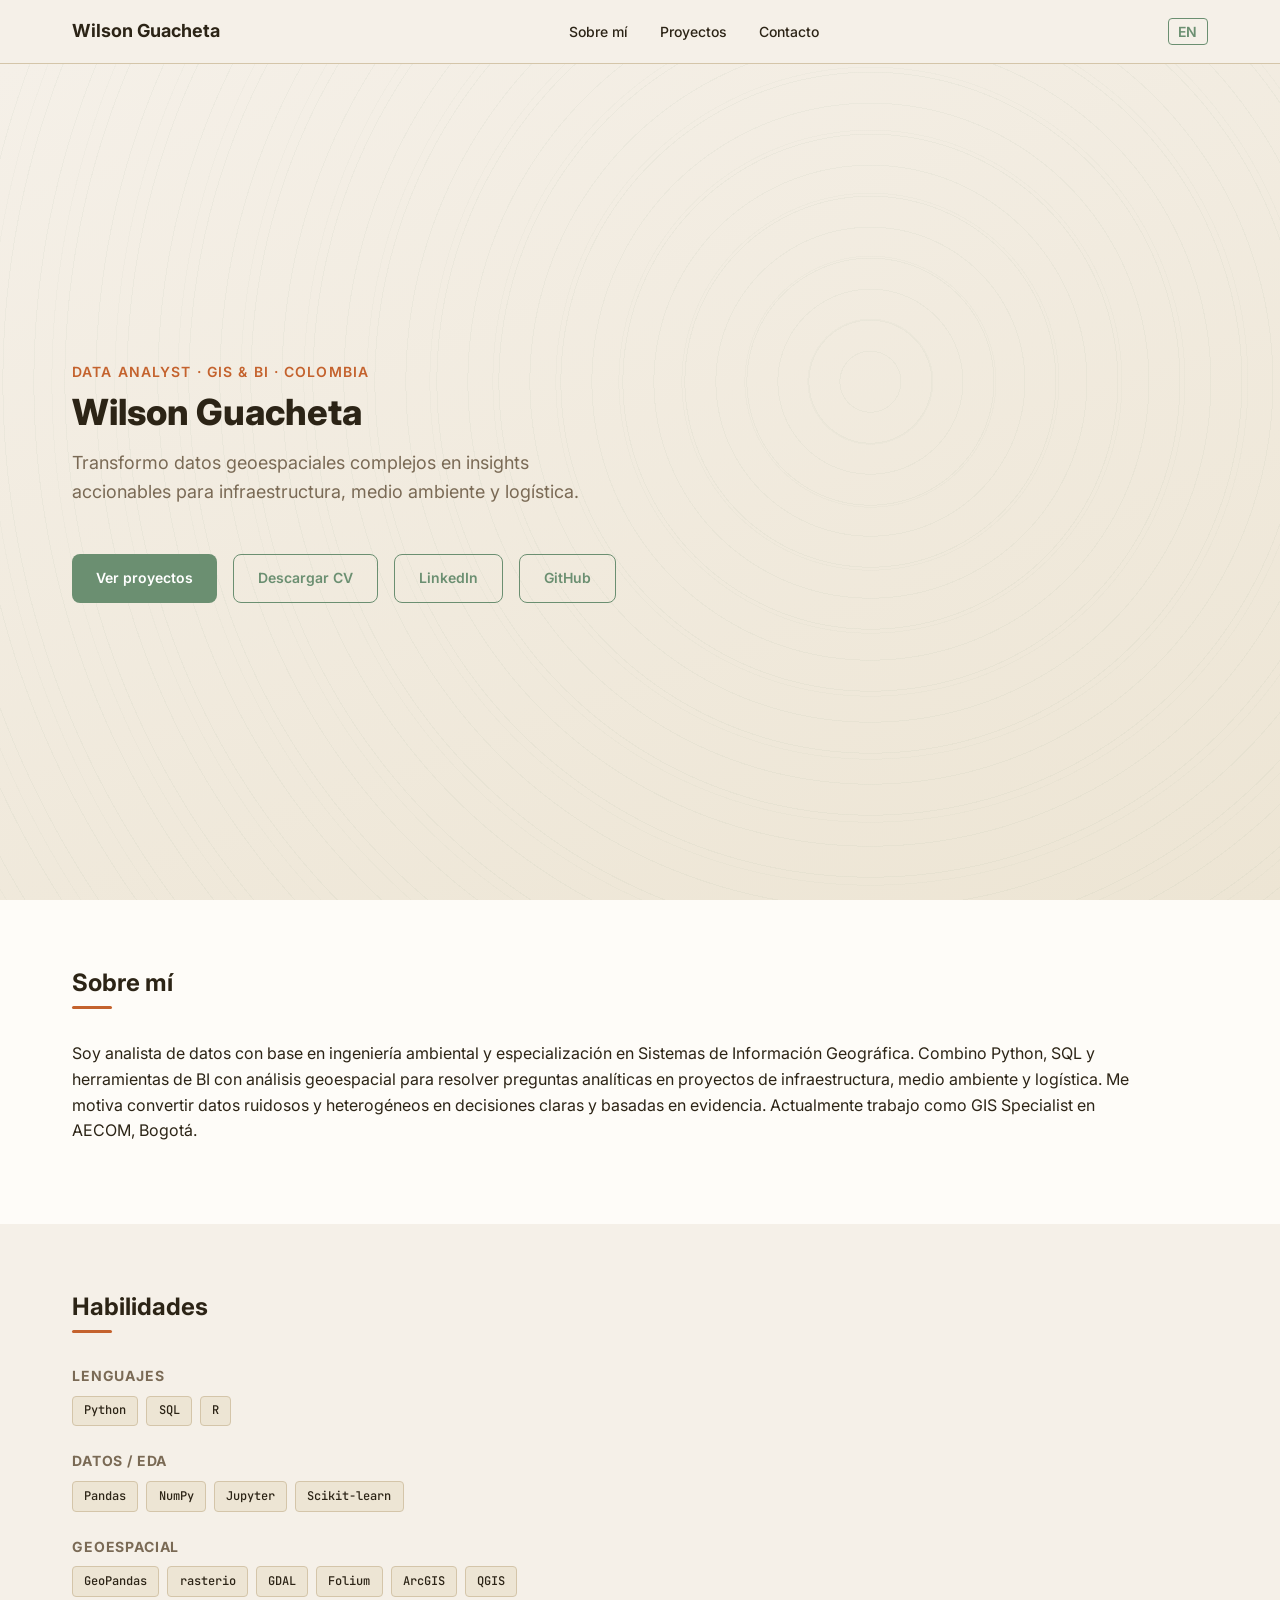
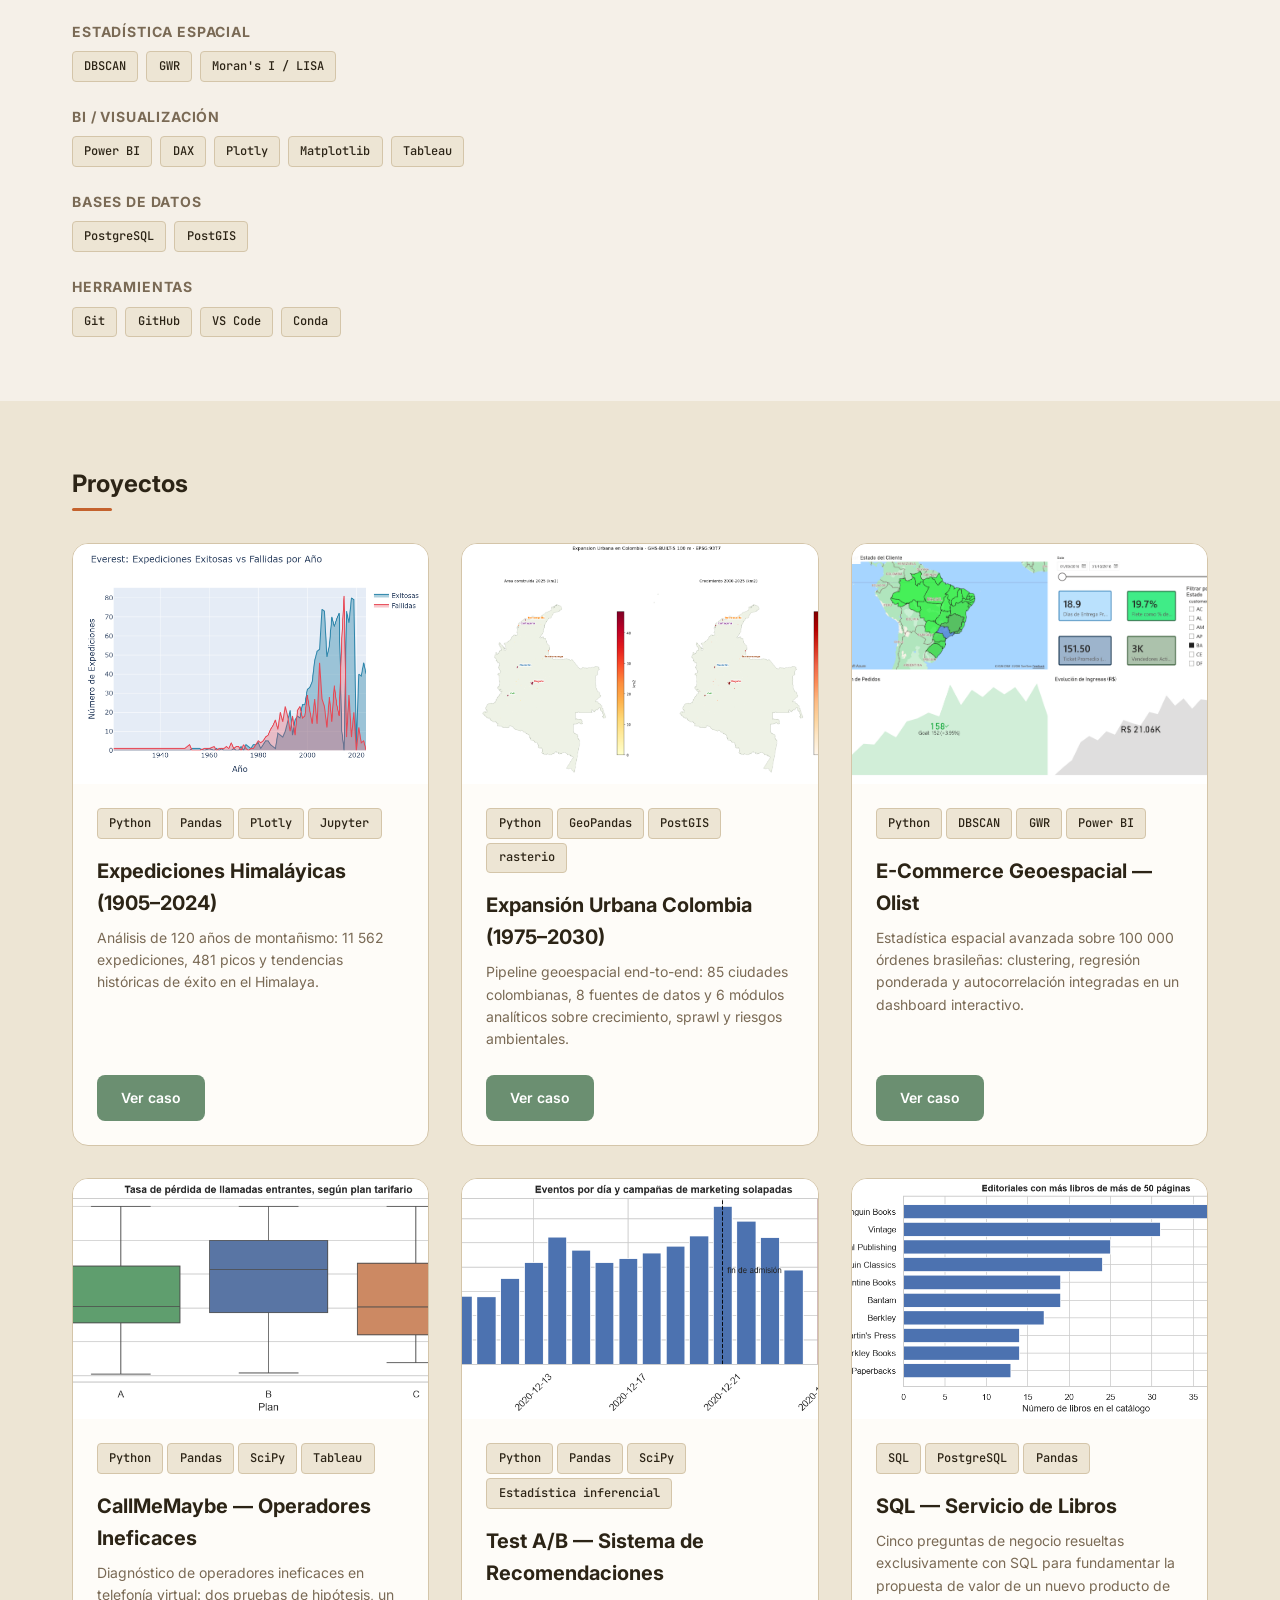
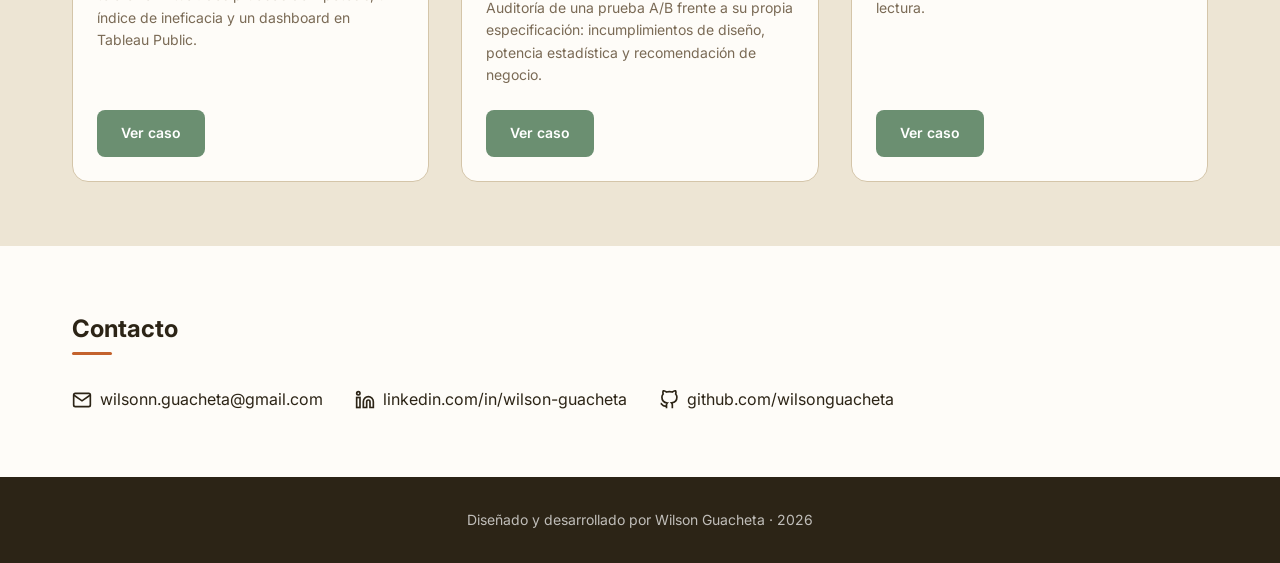
<file: index.html>
<!DOCTYPE html>
<html lang="es">
<head>
  <meta charset="UTF-8" />
  <meta name="viewport" content="width=device-width, initial-scale=1.0" />
  <meta name="description" content="Wilson Guacheta — Data Analyst especializado en GIS, análisis geoespacial, Python y Power BI. Bogotá, Colombia." />
  <title>Wilson Guacheta — Data Analyst</title>

  <!-- Fonts -->
  <link rel="preconnect" href="https://fonts.googleapis.com" />
  <link rel="preconnect" href="https://fonts.gstatic.com" crossorigin />
  <link href="https://fonts.googleapis.com/css2?family=Inter:wght@400;500;600;700;800&family=JetBrains+Mono:wght@400;500&display=swap" rel="stylesheet" />

  <!-- Styles -->
  <link rel="stylesheet" href="assets/css/styles.css" />
</head>
<body>

  <a href="#hero" class="skip-link">Saltar al contenido</a>

  <!-- ======================================================
       NAVIGATION
  ======================================================= -->
  <nav class="nav" id="main-nav" aria-label="Navegación principal">
    <div class="container nav__inner">
      <a href="#hero" class="nav__logo">Wilson Guacheta</a>

      <ul class="nav__links" role="list">
        <li><a href="#about"    data-i18n="nav.about">Sobre mí</a></li>
        <li><a href="#projects" data-i18n="nav.projects">Proyectos</a></li>
        <li><a href="#contact"  data-i18n="nav.contact">Contacto</a></li>
      </ul>

      <div class="nav__actions">
        <button id="lang-toggle" aria-label="Switch language">EN</button>
        <button class="nav__hamburger" id="nav-hamburger" aria-expanded="false" aria-label="Abrir menú">
          <span></span><span></span><span></span>
        </button>
      </div>
    </div>
  </nav>

  <main>

    <!-- ====================================================
         HERO
    ===================================================== -->
    <section class="hero" id="hero">
      <div class="container">
        <div class="hero__content">
          <p class="hero__eyebrow" data-i18n="hero.eyebrow">Data Analyst · GIS &amp; BI · Colombia</p>
          <h1 class="hero__title" data-i18n="hero.title">Wilson Guacheta</h1>
          <p class="hero__subtitle" data-i18n="hero.subtitle">Transformo datos geoespaciales complejos en insights accionables para infraestructura, medio ambiente y logística.</p>
          <div class="hero__cta">
            <a href="#projects" class="btn btn--primary" data-i18n="hero.cta.projects">Ver proyectos</a>
            <a href="cv/Data_Analyst_Wilson_Guacheta.pdf" class="btn btn--outline" download data-i18n="hero.cta.cv">Descargar CV</a>
            <a href="https://linkedin.com/in/wilson-guacheta" class="btn btn--outline" target="_blank" rel="noopener">LinkedIn</a>
            <a href="https://github.com/wilsonguacheta" class="btn btn--outline" target="_blank" rel="noopener">GitHub</a>
          </div>
        </div>
      </div>
    </section>

    <!-- ====================================================
         ABOUT
    ===================================================== -->
    <section class="about" id="about">
      <div class="container">
        <h2 class="section-title" data-i18n="about.title">Sobre mí</h2>
        <div class="about__grid">
          <div class="about__text">
            <p data-i18n="about.body">Soy analista de datos con base en ingeniería ambiental y especialización en Sistemas de Información Geográfica. Combino Python, SQL y herramientas de BI con análisis geoespacial para resolver preguntas analíticas en proyectos de infraestructura, medio ambiente y logística. Me motiva convertir datos ruidosos y heterogéneos en decisiones claras y basadas en evidencia. Actualmente trabajo como GIS Specialist en AECOM, Bogotá.</p>
          </div>
        </div>
      </div>
    </section>

    <!-- ====================================================
         SKILLS
    ===================================================== -->
    <section class="skills" id="skills">
      <div class="container">
        <h2 class="section-title" data-i18n="skills.title">Habilidades</h2>
        <div class="skills__groups">

          <div>
            <p class="skills__group-title" data-i18n="skills.group.languages">Lenguajes</p>
            <div class="badge-group">
              <span class="badge">Python</span>
              <span class="badge">SQL</span>
              <span class="badge">R</span>
            </div>
          </div>

          <div>
            <p class="skills__group-title" data-i18n="skills.group.data">Datos / EDA</p>
            <div class="badge-group">
              <span class="badge">Pandas</span>
              <span class="badge">NumPy</span>
              <span class="badge">Jupyter</span>
              <span class="badge">Scikit-learn</span>
            </div>
          </div>

          <div>
            <p class="skills__group-title" data-i18n="skills.group.geo">Geoespacial</p>
            <div class="badge-group">
              <span class="badge">GeoPandas</span>
              <span class="badge">rasterio</span>
              <span class="badge">GDAL</span>
              <span class="badge">Folium</span>
              <span class="badge">ArcGIS</span>
              <span class="badge">QGIS</span>
            </div>
          </div>

          <div>
            <p class="skills__group-title" data-i18n="skills.group.stats">Estadística espacial</p>
            <div class="badge-group">
              <span class="badge">DBSCAN</span>
              <span class="badge">GWR</span>
              <span class="badge">Moran's I / LISA</span>
            </div>
          </div>

          <div>
            <p class="skills__group-title" data-i18n="skills.group.bi">BI / Visualización</p>
            <div class="badge-group">
              <span class="badge">Power BI</span>
              <span class="badge">DAX</span>
              <span class="badge">Plotly</span>
              <span class="badge">Matplotlib</span>
              <span class="badge">Tableau</span>
            </div>
          </div>

          <div>
            <p class="skills__group-title" data-i18n="skills.group.db">Bases de datos</p>
            <div class="badge-group">
              <span class="badge">PostgreSQL</span>
              <span class="badge">PostGIS</span>
            </div>
          </div>

          <div>
            <p class="skills__group-title" data-i18n="skills.group.tools">Herramientas</p>
            <div class="badge-group">
              <span class="badge">Git</span>
              <span class="badge">GitHub</span>
              <span class="badge">VS Code</span>
              <span class="badge">Conda</span>
            </div>
          </div>

        </div>
      </div>
    </section>

    <!-- ====================================================
         PROJECTS
    ===================================================== -->
    <section class="projects" id="projects">
      <div class="container">
        <h2 class="section-title" data-i18n="projects.title">Proyectos</h2>
        <div class="projects__grid">

          <!-- Card 1 — Himalayan Climbing -->
          <article class="card">
            <img
              src="assets/img/p1/everest_timeline.png"
              alt="Gráfico de área apilada mostrando expediciones exitosas y fallidas al Everest por año, 1921–2024"
              class="card__img"
              width="400" height="200"
              loading="lazy"
            />
            <div class="card__body">
              <div class="card__tags">
                <span class="badge">Python</span>
                <span class="badge">Pandas</span>
                <span class="badge">Plotly</span>
                <span class="badge">Jupyter</span>
              </div>
              <h3 class="card__title" data-i18n="p1.title">Expediciones Himaláyicas (1905–2024)</h3>
              <p class="card__desc" data-i18n="p1.desc">Análisis de 120 años de montañismo: 11 562 expediciones, 481 picos y tendencias históricas de éxito en el Himalaya.</p>
              <div class="card__footer">
                <a href="projects/proyecto-1.html" class="btn btn--primary" data-i18n="projects.cta">Ver caso</a>
              </div>
            </div>
          </article>

          <!-- Card 2 — Urban Growth Colombia -->
          <article class="card">
            <img
              src="assets/img/p2/mapa1_crecimiento_urbano.png"
              alt="Mapa de Colombia con polígonos de 85 ciudades coloreados por área urbana construida en 2025"
              class="card__img"
              width="400" height="200"
              loading="lazy"
            />
            <div class="card__body">
              <div class="card__tags">
                <span class="badge">Python</span>
                <span class="badge">GeoPandas</span>
                <span class="badge">PostGIS</span>
                <span class="badge">rasterio</span>
              </div>
              <h3 class="card__title" data-i18n="p2.title">Expansión Urbana Colombia (1975–2030)</h3>
              <p class="card__desc" data-i18n="p2.desc">Pipeline geoespacial end-to-end: 85 ciudades colombianas, 8 fuentes de datos y 6 módulos analíticos sobre crecimiento, sprawl y riesgos ambientales.</p>
              <div class="card__footer">
                <a href="projects/proyecto-2.html" class="btn btn--primary" data-i18n="projects.cta">Ver caso</a>
              </div>
            </div>
          </article>

          <!-- Card 3 — Olist -->
          <article class="card">
            <img
              src="assets/img/p3/Dashboard_p1.png"
              alt="Dashboard de Power BI con mapa de Brasil, KPIs de órdenes y análisis de flujos origen-destino"
              class="card__img"
              width="400" height="200"
              loading="lazy"
            />
            <div class="card__body">
              <div class="card__tags">
                <span class="badge">Python</span>
                <span class="badge">DBSCAN</span>
                <span class="badge">GWR</span>
                <span class="badge">Power BI</span>
              </div>
              <h3 class="card__title" data-i18n="p3.title">E-Commerce Geoespacial — Olist</h3>
              <p class="card__desc" data-i18n="p3.desc">Estadística espacial avanzada sobre 100 000 órdenes brasileñas: clustering, regresión ponderada y autocorrelación integradas en un dashboard interactivo.</p>
              <div class="card__footer">
                <a href="projects/proyecto-3.html" class="btn btn--primary" data-i18n="projects.cta">Ver caso</a>
              </div>
            </div>
          </article>

          <!-- Card 4 — CallMeMaybe -->
          <article class="card">
            <img
              src="assets/img/p4/fig_44.png"
              alt="Diagrama de caja de la tasa de pérdida de llamadas entrantes según plan tarifario, mostrando al plan B con la mediana más alta"
              class="card__img"
              width="400" height="200"
              loading="lazy"
            />
            <div class="card__body">
              <div class="card__tags">
                <span class="badge">Python</span>
                <span class="badge">Pandas</span>
                <span class="badge">SciPy</span>
                <span class="badge">Tableau</span>
              </div>
              <h3 class="card__title" data-i18n="p4.title">CallMeMaybe — Operadores Ineficaces</h3>
              <p class="card__desc" data-i18n="p4.desc">Diagnóstico de operadores ineficaces en telefonía virtual: dos pruebas de hipótesis, un índice de ineficacia y un dashboard en Tableau Public.</p>
              <div class="card__footer">
                <a href="projects/proyecto-4.html" class="btn btn--primary" data-i18n="projects.cta">Ver caso</a>
              </div>
            </div>
          </article>

          <!-- Card 5 — Test A/B recomendaciones -->
          <article class="card">
            <img
              src="assets/img/p5/fig_10.png"
              alt="Gráfico de barras de eventos diarios de la prueba A/B con la región de una campaña de marketing navideña resaltada, solapada con el período de la prueba"
              class="card__img"
              width="400" height="200"
              loading="lazy"
            />
            <div class="card__body">
              <div class="card__tags">
                <span class="badge">Python</span>
                <span class="badge">Pandas</span>
                <span class="badge">SciPy</span>
                <span class="badge">Estadística inferencial</span>
              </div>
              <h3 class="card__title" data-i18n="p5.title">Test A/B — Sistema de Recomendaciones</h3>
              <p class="card__desc" data-i18n="p5.desc">Auditoría de una prueba A/B frente a su propia especificación: incumplimientos de diseño, potencia estadística y recomendación de negocio.</p>
              <div class="card__footer">
                <a href="projects/proyecto-5.html" class="btn btn--primary" data-i18n="projects.cta">Ver caso</a>
              </div>
            </div>
          </article>

          <!-- Card 6 — SQL servicio de libros -->
          <article class="card">
            <img
              src="assets/img/p6/fig_20.png"
              alt="Gráfico de barras horizontales de las diez editoriales con más libros de más de 50 páginas, encabezado por Penguin Books"
              class="card__img"
              width="400" height="200"
              loading="lazy"
            />
            <div class="card__body">
              <div class="card__tags">
                <span class="badge">SQL</span>
                <span class="badge">PostgreSQL</span>
                <span class="badge">Pandas</span>
              </div>
              <h3 class="card__title" data-i18n="p6.title">SQL — Servicio de Libros</h3>
              <p class="card__desc" data-i18n="p6.desc">Cinco preguntas de negocio resueltas exclusivamente con SQL para fundamentar la propuesta de valor de un nuevo producto de lectura.</p>
              <div class="card__footer">
                <a href="projects/proyecto-6.html" class="btn btn--primary" data-i18n="projects.cta">Ver caso</a>
              </div>
            </div>
          </article>

        </div>
      </div>
    </section>

    <!-- ====================================================
         CONTACT
    ===================================================== -->
    <section class="contact" id="contact">
      <div class="container">
        <h2 class="section-title" data-i18n="contact.title">Contacto</h2>
        <div class="contact__links">

          <a href="mailto:wilsonn.guacheta@gmail.com" class="contact__item">
            <svg class="contact__icon" xmlns="http://www.w3.org/2000/svg" viewBox="0 0 24 24" fill="none" stroke="currentColor" stroke-width="2" aria-hidden="true">
              <path d="M4 4h16c1.1 0 2 .9 2 2v12c0 1.1-.9 2-2 2H4c-1.1 0-2-.9-2-2V6c0-1.1.9-2 2-2z"/><polyline points="22,6 12,13 2,6"/>
            </svg>
            wilsonn.guacheta@gmail.com
          </a>

          <a href="https://linkedin.com/in/wilson-guacheta" class="contact__item" target="_blank" rel="noopener">
            <svg class="contact__icon" xmlns="http://www.w3.org/2000/svg" viewBox="0 0 24 24" fill="none" stroke="currentColor" stroke-width="2" aria-hidden="true">
              <path d="M16 8a6 6 0 0 1 6 6v7h-4v-7a2 2 0 0 0-2-2 2 2 0 0 0-2 2v7h-4v-7a6 6 0 0 1 6-6z"/><rect x="2" y="9" width="4" height="12"/><circle cx="4" cy="4" r="2"/>
            </svg>
            linkedin.com/in/wilson-guacheta
          </a>

          <a href="https://github.com/wilsonguacheta" class="contact__item" target="_blank" rel="noopener">
            <svg class="contact__icon" xmlns="http://www.w3.org/2000/svg" viewBox="0 0 24 24" fill="none" stroke="currentColor" stroke-width="2" aria-hidden="true">
              <path d="M9 19c-5 1.5-5-2.5-7-3m14 6v-3.87a3.37 3.37 0 0 0-.94-2.61c3.14-.35 6.44-1.54 6.44-7A5.44 5.44 0 0 0 20 4.77 5.07 5.07 0 0 0 19.91 1S18.73.65 16 2.48a13.38 13.38 0 0 0-7 0C6.27.65 5.09 1 5.09 1A5.07 5.07 0 0 0 5 4.77a5.44 5.44 0 0 0-1.5 3.78c0 5.42 3.3 6.61 6.44 7A3.37 3.37 0 0 0 9 18.13V22"/>
            </svg>
            github.com/wilsonguacheta
          </a>

        </div>
      </div>
    </section>

  </main>

  <!-- ========================================================
       FOOTER
  ========================================================= -->
  <footer class="footer">
    <div class="container">
      <p>
        <span data-i18n="footer.copy">Diseñado y desarrollado por Wilson Guacheta</span> ·
        <span id="year"></span>
      </p>
    </div>
  </footer>

  <script src="assets/js/main.js"></script>
</body>
</html>
</file>
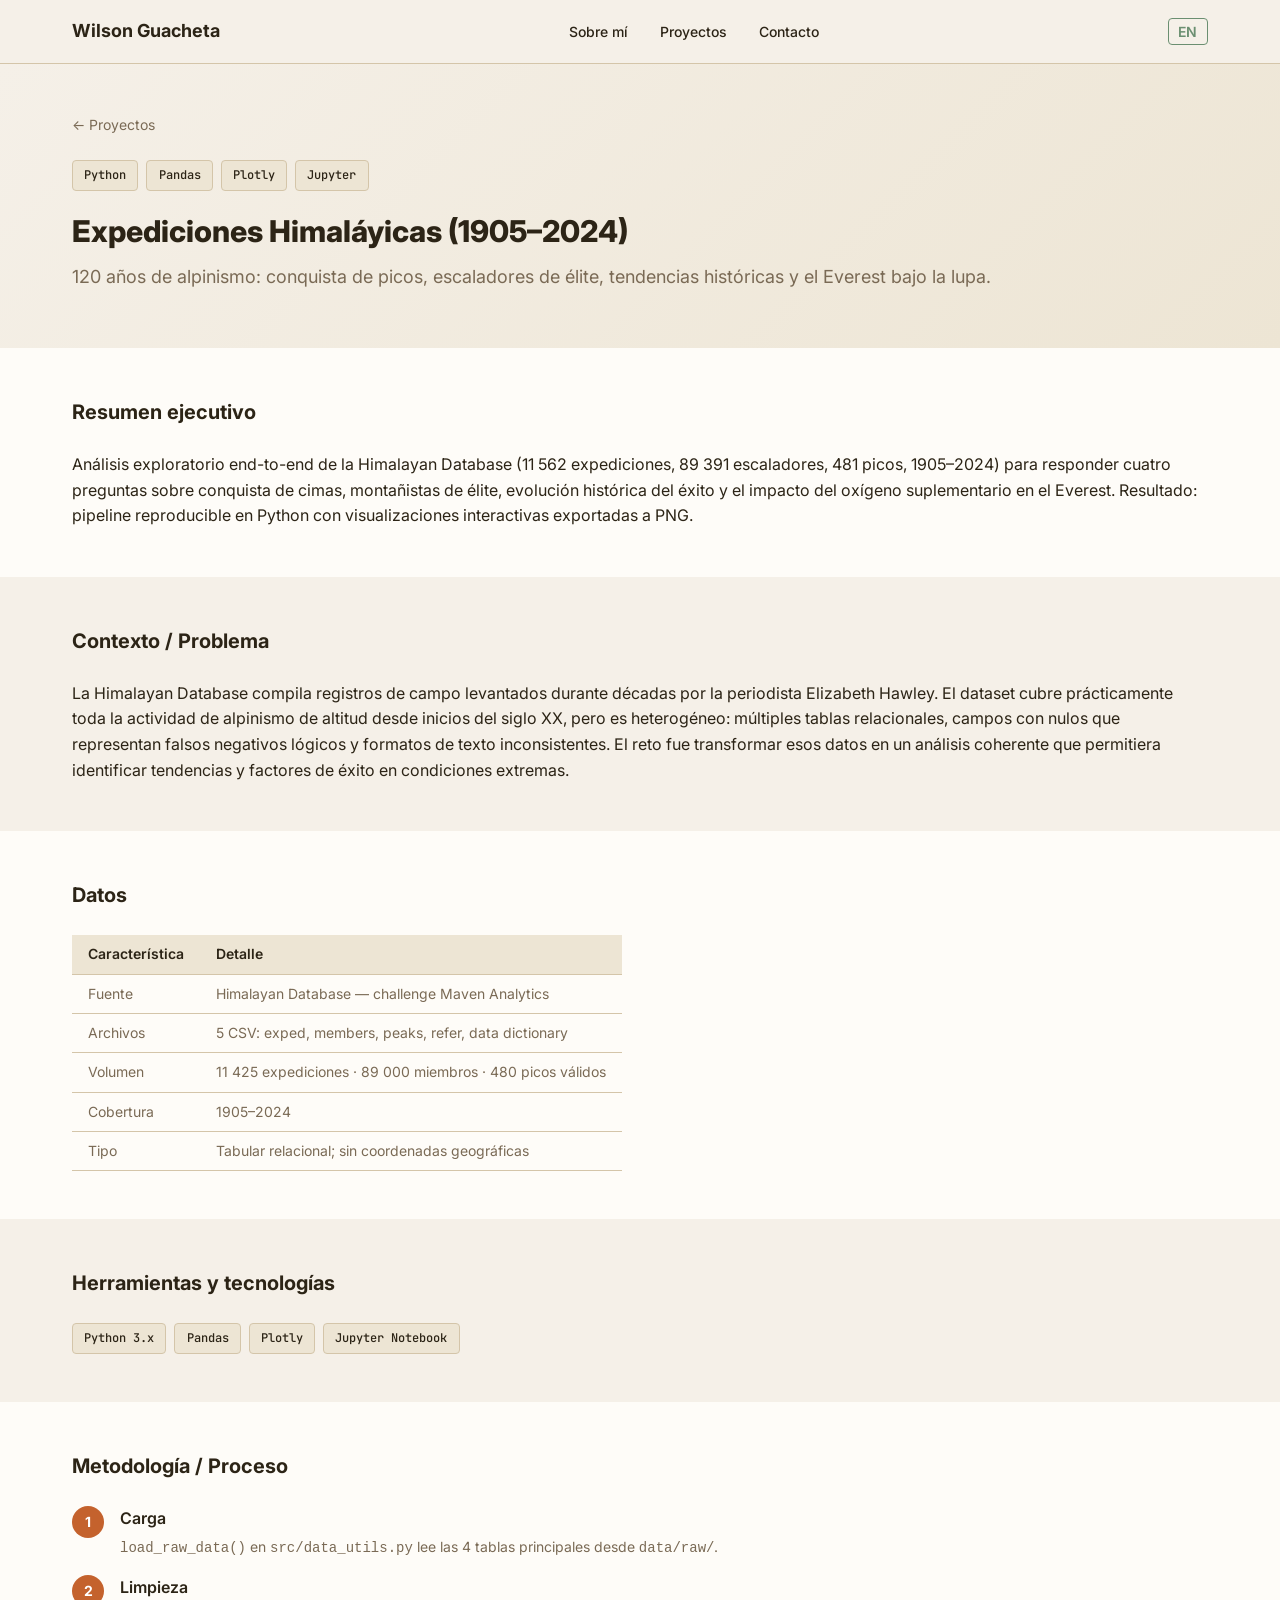
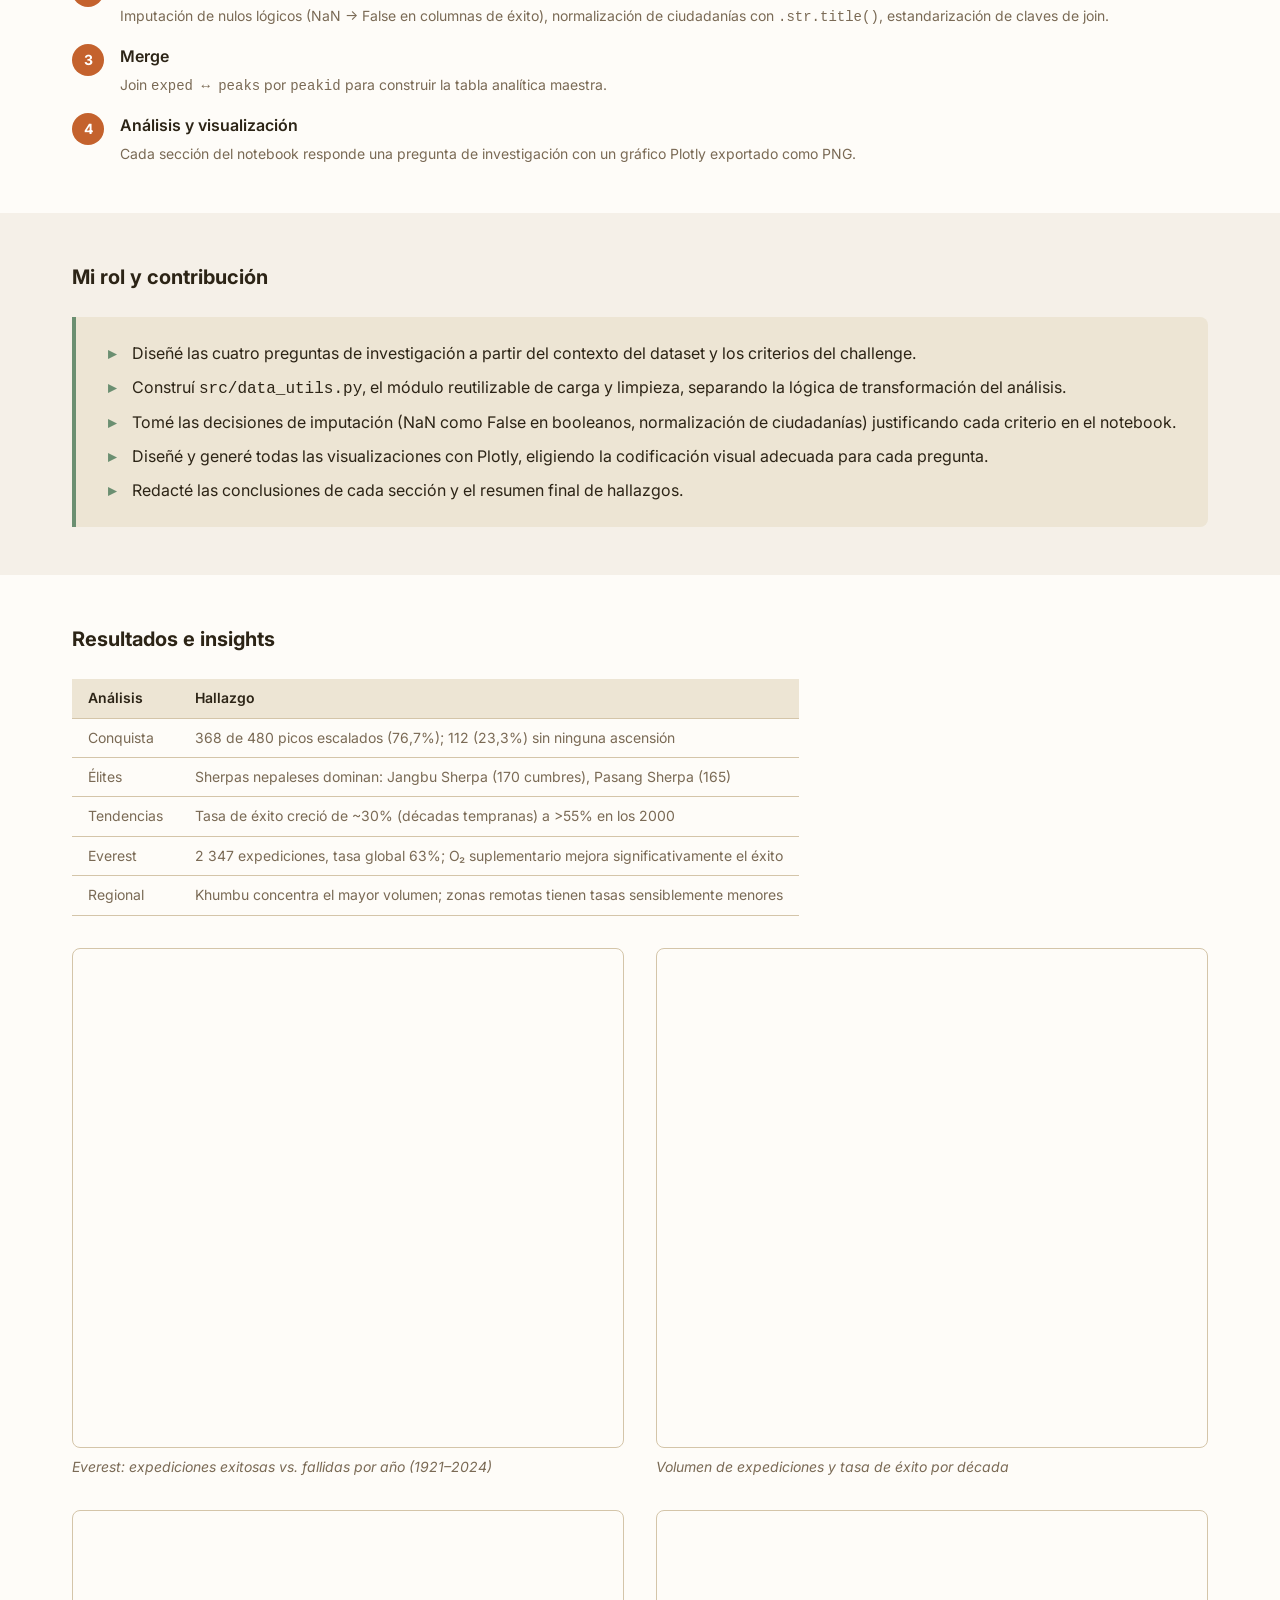
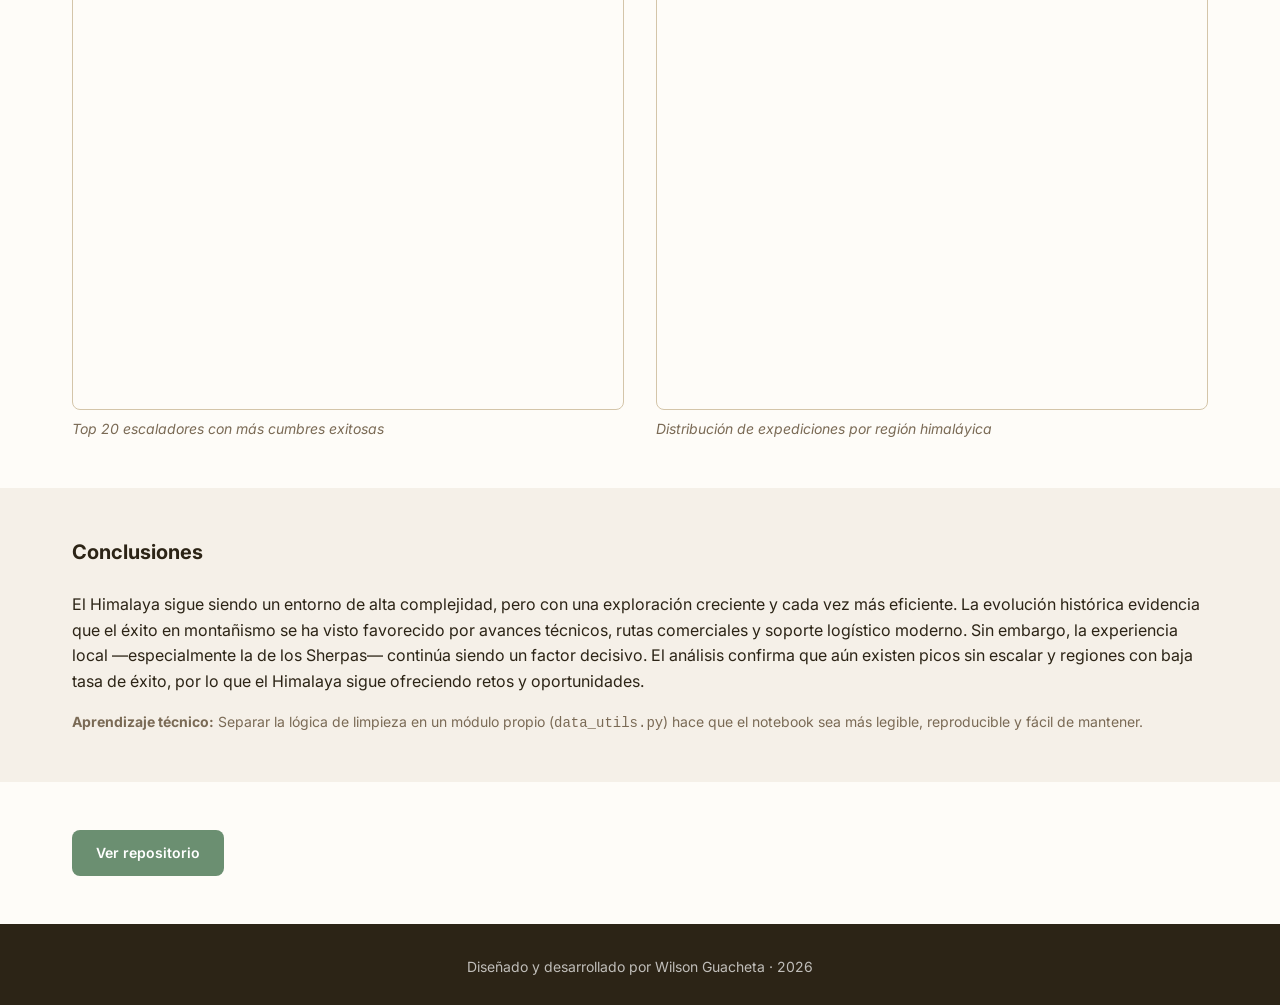
<file: projects/proyecto-1.html>
<!DOCTYPE html>
<html lang="es">
<head>
  <meta charset="UTF-8" />
  <meta name="viewport" content="width=device-width, initial-scale=1.0" />
  <meta name="description" content="Caso de estudio: Análisis de 120 años de expediciones himaláyicas (1905–2024) con Python, Pandas y Plotly." />
  <title>Expediciones Himaláyicas — Wilson Guacheta</title>
  <link rel="preconnect" href="https://fonts.googleapis.com" />
  <link rel="preconnect" href="https://fonts.gstatic.com" crossorigin />
  <link href="https://fonts.googleapis.com/css2?family=Inter:wght@400;500;600;700;800&family=JetBrains+Mono:wght@400;500&display=swap" rel="stylesheet" />
  <link rel="stylesheet" href="../assets/css/styles.css" />
</head>
<body>

  <a href="#main" class="skip-link">Saltar al contenido</a>

  <!-- NAV -->
  <nav class="nav" id="main-nav" aria-label="Navegación principal">
    <div class="container nav__inner">
      <a href="../index.html" class="nav__logo">Wilson Guacheta</a>
      <ul class="nav__links" role="list">
        <li><a href="../index.html#about"    data-i18n="nav.about">Sobre mí</a></li>
        <li><a href="../index.html#projects" data-i18n="nav.projects">Proyectos</a></li>
        <li><a href="../index.html#contact"  data-i18n="nav.contact">Contacto</a></li>
      </ul>
      <div class="nav__actions">
        <button id="lang-toggle" aria-label="Switch language">EN</button>
        <button class="nav__hamburger" id="nav-hamburger" aria-expanded="false" aria-label="Abrir menú">
          <span></span><span></span><span></span>
        </button>
      </div>
    </div>
  </nav>

  <main id="main">

    <!-- HERO DEL CASO -->
    <header class="case-hero">
      <div class="container">
        <a href="../index.html#projects" class="case-hero__back" data-i18n="case.back">← Proyectos</a>
        <div class="badge-group" style="margin-bottom: 1rem;">
          <span class="badge">Python</span>
          <span class="badge">Pandas</span>
          <span class="badge">Plotly</span>
          <span class="badge">Jupyter</span>
        </div>
        <h1 class="case-hero__title" data-i18n="p1.title">Expediciones Himaláyicas (1905–2024)</h1>
        <p class="case-hero__tagline" data-i18n="p1.tagline">120 años de alpinismo: conquista de picos, escaladores de élite, tendencias históricas y el Everest bajo la lupa.</p>
      </div>
    </header>

    <!-- 1. RESUMEN EJECUTIVO -->
    <section class="case-section">
      <div class="container">
        <h2 class="case-section__title" data-i18n="case.summary">Resumen ejecutivo</h2>
        <p>Análisis exploratorio end-to-end de la Himalayan Database (11 562 expediciones, 89 391 escaladores, 481 picos, 1905–2024) para responder cuatro preguntas sobre conquista de cimas, montañistas de élite, evolución histórica del éxito y el impacto del oxígeno suplementario en el Everest. Resultado: pipeline reproducible en Python con visualizaciones interactivas exportadas a PNG.</p>
      </div>
    </section>

    <!-- 2. CONTEXTO / PROBLEMA -->
    <section class="case-section">
      <div class="container">
        <h2 class="case-section__title" data-i18n="case.context">Contexto / Problema</h2>
        <p>La Himalayan Database compila registros de campo levantados durante décadas por la periodista Elizabeth Hawley. El dataset cubre prácticamente toda la actividad de alpinismo de altitud desde inicios del siglo XX, pero es heterogéneo: múltiples tablas relacionales, campos con nulos que representan falsos negativos lógicos y formatos de texto inconsistentes. El reto fue transformar esos datos en un análisis coherente que permitiera identificar tendencias y factores de éxito en condiciones extremas.</p>
      </div>
    </section>

    <!-- 3. DATOS -->
    <section class="case-section">
      <div class="container">
        <h2 class="case-section__title" data-i18n="case.data">Datos</h2>
        <div style="overflow-x: auto;">
          <table class="data-table">
            <thead>
              <tr><th data-i18n="table.characteristic">Característica</th><th data-i18n="table.detail">Detalle</th></tr>
            </thead>
            <tbody>
              <tr><td>Fuente</td><td>Himalayan Database — challenge Maven Analytics</td></tr>
              <tr><td>Archivos</td><td>5 CSV: exped, members, peaks, refer, data dictionary</td></tr>
              <tr><td>Volumen</td><td>11 425 expediciones · 89 000 miembros · 480 picos válidos</td></tr>
              <tr><td>Cobertura</td><td>1905–2024</td></tr>
              <tr><td>Tipo</td><td>Tabular relacional; sin coordenadas geográficas</td></tr>
            </tbody>
          </table>
        </div>
      </div>
    </section>

    <!-- 4. HERRAMIENTAS -->
    <section class="case-section">
      <div class="container">
        <h2 class="case-section__title" data-i18n="case.tools">Herramientas y tecnologías</h2>
        <div class="badge-group">
          <span class="badge">Python 3.x</span>
          <span class="badge">Pandas</span>
          <span class="badge">Plotly</span>
          <span class="badge">Jupyter Notebook</span>
        </div>
      </div>
    </section>

    <!-- 5. METODOLOGÍA -->
    <section class="case-section">
      <div class="container">
        <h2 class="case-section__title" data-i18n="case.method">Metodología / Proceso</h2>
        <div class="steps">
          <div class="step">
            <div class="step__number">1</div>
            <div class="step__content">
              <p class="step__label" data-i18n="p1.step.load">Carga</p>
              <p class="step__desc"><code>load_raw_data()</code> en <code>src/data_utils.py</code> lee las 4 tablas principales desde <code>data/raw/</code>.</p>
            </div>
          </div>
          <div class="step">
            <div class="step__number">2</div>
            <div class="step__content">
              <p class="step__label" data-i18n="p1.step.clean">Limpieza</p>
              <p class="step__desc">Imputación de nulos lógicos (NaN → False en columnas de éxito), normalización de ciudadanías con <code>.str.title()</code>, estandarización de claves de join.</p>
            </div>
          </div>
          <div class="step">
            <div class="step__number">3</div>
            <div class="step__content">
              <p class="step__label" data-i18n="p1.step.merge">Merge</p>
              <p class="step__desc">Join <code>exped ↔ peaks</code> por <code>peakid</code> para construir la tabla analítica maestra.</p>
            </div>
          </div>
          <div class="step">
            <div class="step__number">4</div>
            <div class="step__content">
              <p class="step__label" data-i18n="p1.step.analysis">Análisis y visualización</p>
              <p class="step__desc">Cada sección del notebook responde una pregunta de investigación con un gráfico Plotly exportado como PNG.</p>
            </div>
          </div>
        </div>
      </div>
    </section>

    <!-- 6. MI ROL -->
    <section class="case-section">
      <div class="container">
        <h2 class="case-section__title" data-i18n="case.role">Mi rol y contribución</h2>
        <div class="role-box">
          <ul>
            <li>Diseñé las cuatro preguntas de investigación a partir del contexto del dataset y los criterios del challenge.</li>
            <li>Construí <code>src/data_utils.py</code>, el módulo reutilizable de carga y limpieza, separando la lógica de transformación del análisis.</li>
            <li>Tomé las decisiones de imputación (NaN como False en booleanos, normalización de ciudadanías) justificando cada criterio en el notebook.</li>
            <li>Diseñé y generé todas las visualizaciones con Plotly, eligiendo la codificación visual adecuada para cada pregunta.</li>
            <li>Redacté las conclusiones de cada sección y el resumen final de hallazgos.</li>
          </ul>
        </div>
      </div>
    </section>

    <!-- 7. RESULTADOS -->
    <section class="case-section">
      <div class="container">
        <h2 class="case-section__title" data-i18n="case.results">Resultados e insights</h2>

        <div style="overflow-x: auto; margin-bottom: 2rem;">
          <table class="data-table">
            <thead>
              <tr><th data-i18n="table.analysis">Análisis</th><th data-i18n="table.finding">Hallazgo</th></tr>
            </thead>
            <tbody>
              <tr><td>Conquista</td><td>368 de 480 picos escalados (76,7%); 112 (23,3%) sin ninguna ascensión</td></tr>
              <tr><td>Élites</td><td>Sherpas nepaleses dominan: Jangbu Sherpa (170 cumbres), Pasang Sherpa (165)</td></tr>
              <tr><td>Tendencias</td><td>Tasa de éxito creció de ~30% (décadas tempranas) a >55% en los 2000</td></tr>
              <tr><td>Everest</td><td>2 347 expediciones, tasa global 63%; O₂ suplementario mejora significativamente el éxito</td></tr>
              <tr><td>Regional</td><td>Khumbu concentra el mayor volumen; zonas remotas tienen tasas sensiblemente menores</td></tr>
            </tbody>
          </table>
        </div>

        <div class="results-grid">
          <div class="result-item">
            <div class="chart-container">
              <iframe src="../assets/charts/p1/everest_timeline.html" loading="lazy" title="Everest: expediciones exitosas vs. fallidas por año, 1921–2024"></iframe>
            </div>
            <p class="result-caption">Everest: expediciones exitosas vs. fallidas por año (1921–2024)</p>
          </div>
          <div class="result-item">
            <div class="chart-container">
              <iframe src="../assets/charts/p1/temporal_trends.html" loading="lazy" title="Volumen de expediciones y tasa de éxito por década"></iframe>
            </div>
            <p class="result-caption">Volumen de expediciones y tasa de éxito por década</p>
          </div>
          <div class="result-item">
            <div class="chart-container">
              <iframe src="../assets/charts/p1/elite_climbers.html" loading="lazy" title="Top 20 escaladores con más cumbres exitosas"></iframe>
            </div>
            <p class="result-caption">Top 20 escaladores con más cumbres exitosas</p>
          </div>
          <div class="result-item">
            <div class="chart-container">
              <iframe src="../assets/charts/p1/regional_treemap.html" loading="lazy" title="Distribución de expediciones por región himaláyica"></iframe>
            </div>
            <p class="result-caption">Distribución de expediciones por región himaláyica</p>
          </div>
        </div>
      </div>
    </section>

    <!-- 8. CONCLUSIONES -->
    <section class="case-section">
      <div class="container">
        <h2 class="case-section__title" data-i18n="case.conclusions">Conclusiones</h2>
        <p>El Himalaya sigue siendo un entorno de alta complejidad, pero con una exploración creciente y cada vez más eficiente. La evolución histórica evidencia que el éxito en montañismo se ha visto favorecido por avances técnicos, rutas comerciales y soporte logístico moderno. Sin embargo, la experiencia local —especialmente la de los Sherpas— continúa siendo un factor decisivo. El análisis confirma que aún existen picos sin escalar y regiones con baja tasa de éxito, por lo que el Himalaya sigue ofreciendo retos y oportunidades.</p>
        <p style="margin-top: 1rem; color: var(--color-text-muted); font-size: 0.875rem;"><strong>Aprendizaje técnico:</strong> Separar la lógica de limpieza en un módulo propio (<code>data_utils.py</code>) hace que el notebook sea más legible, reproducible y fácil de mantener.</p>
      </div>
    </section>

    <!-- 9. ENLACES -->
    <section class="case-section">
      <div class="container">
        <div class="case-links">
          <a href="https://github.com/wilsonguacheta/Himalayan_Climbing_Expeditions" class="btn btn--primary" target="_blank" rel="noopener" data-i18n="case.links">Ver repositorio</a>
        </div>
      </div>
    </section>

  </main>

  <footer class="footer">
    <div class="container">
      <p><span data-i18n="footer.copy">Wilson Guacheta</span> · <span id="year"></span></p>
    </div>
  </footer>

  <script src="../assets/js/main.js"></script>
</body>
</html>
</file>
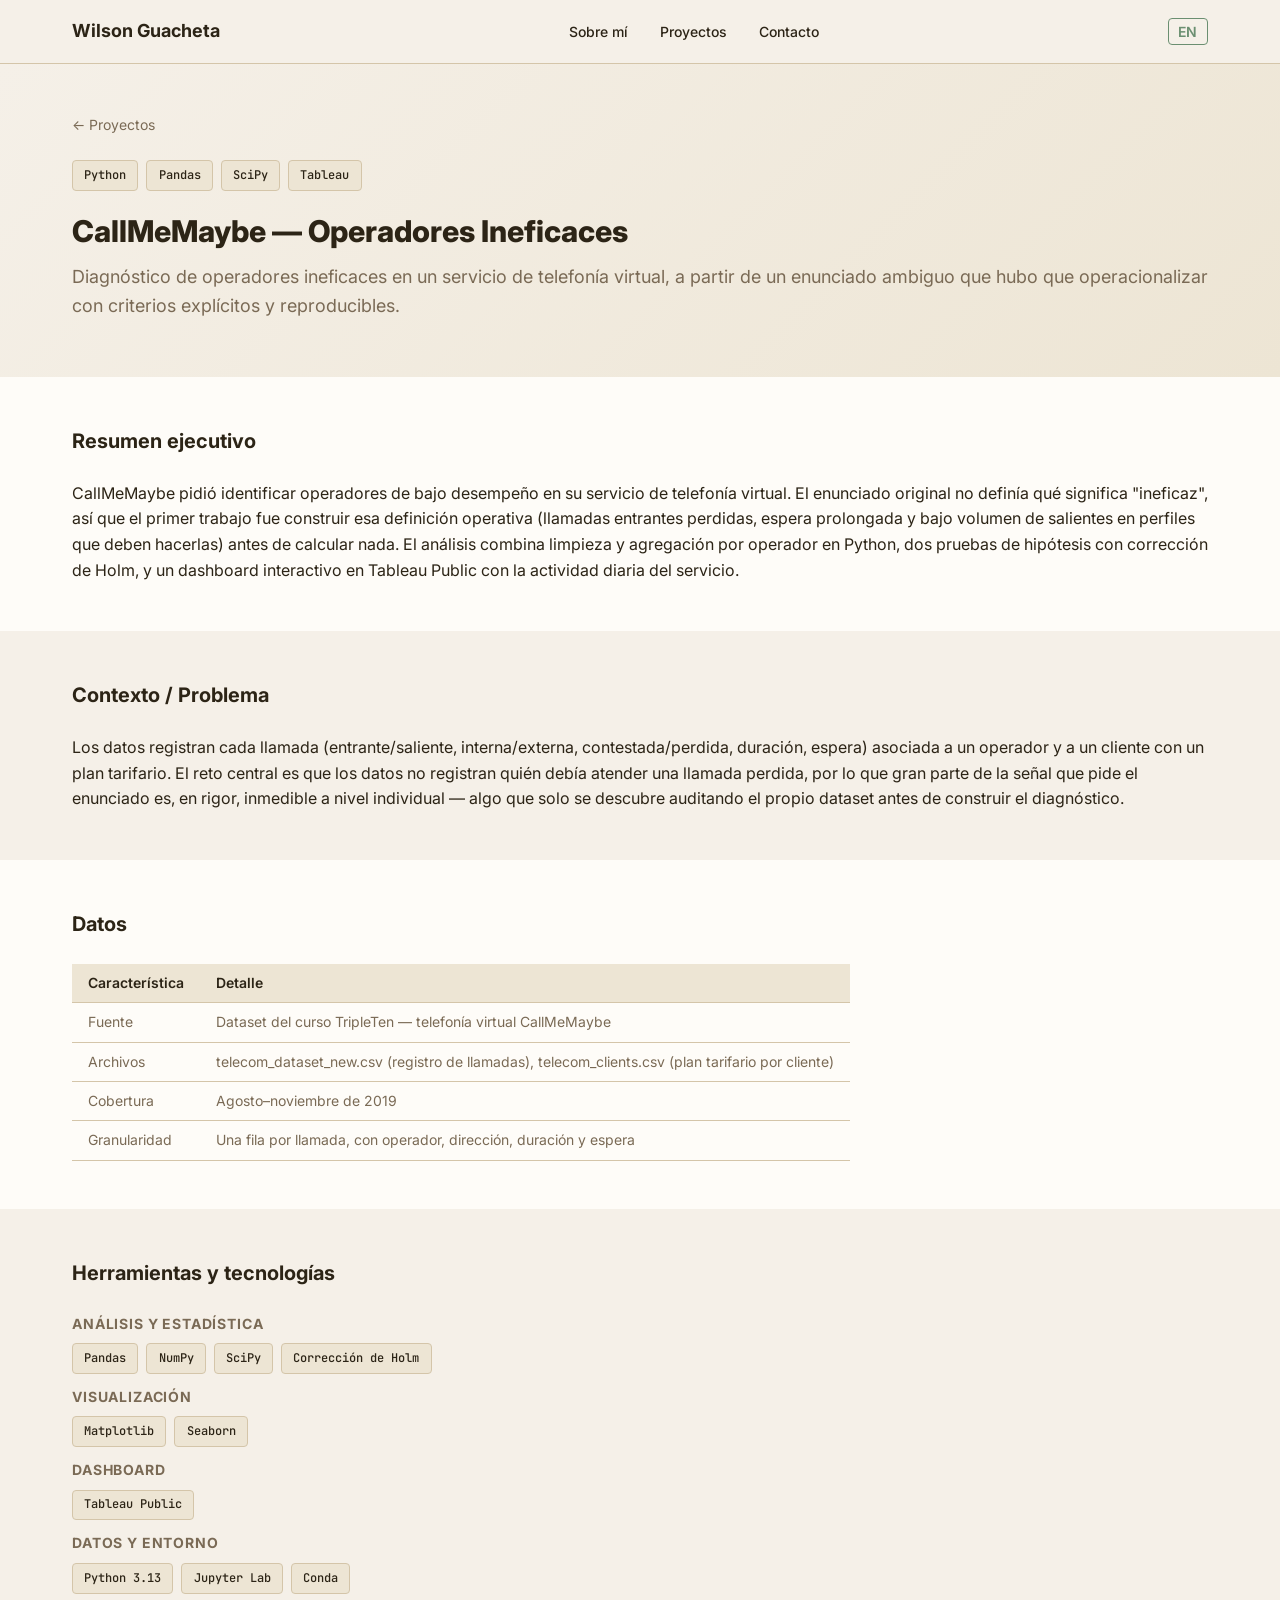
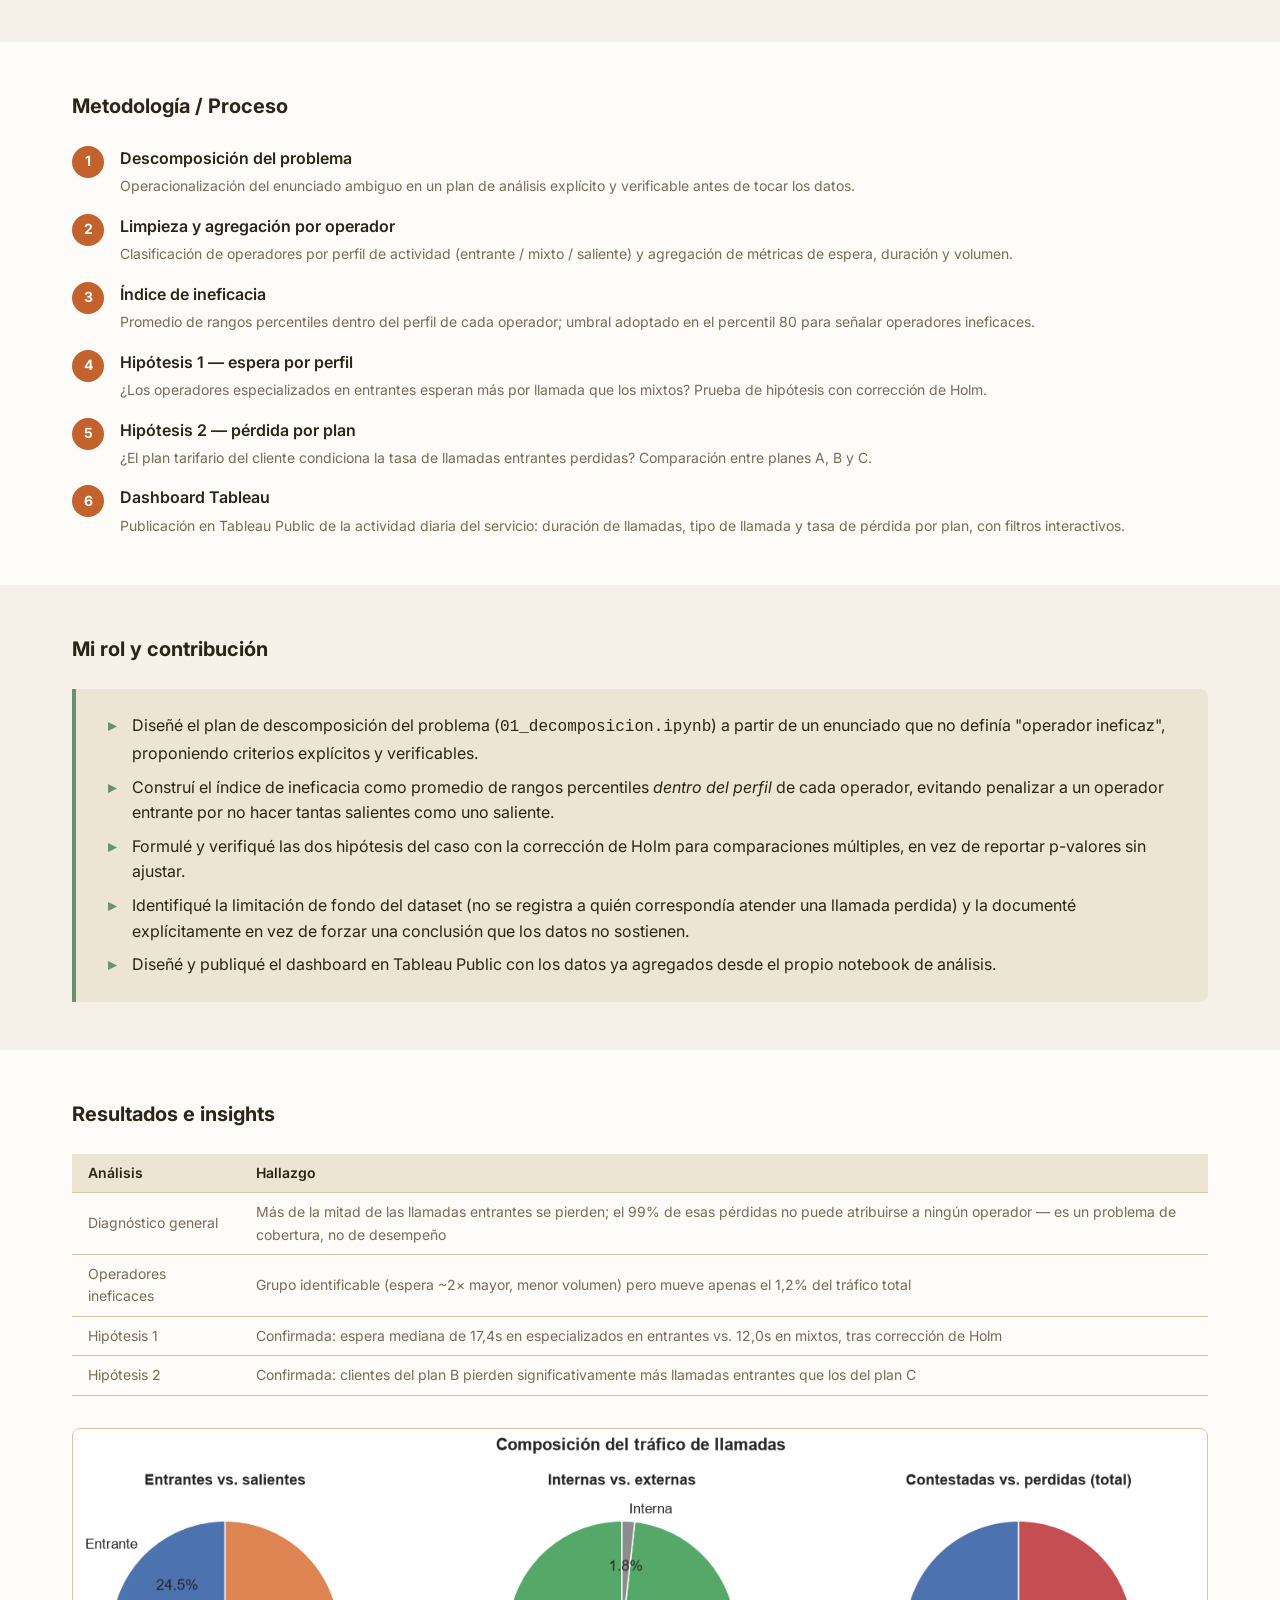
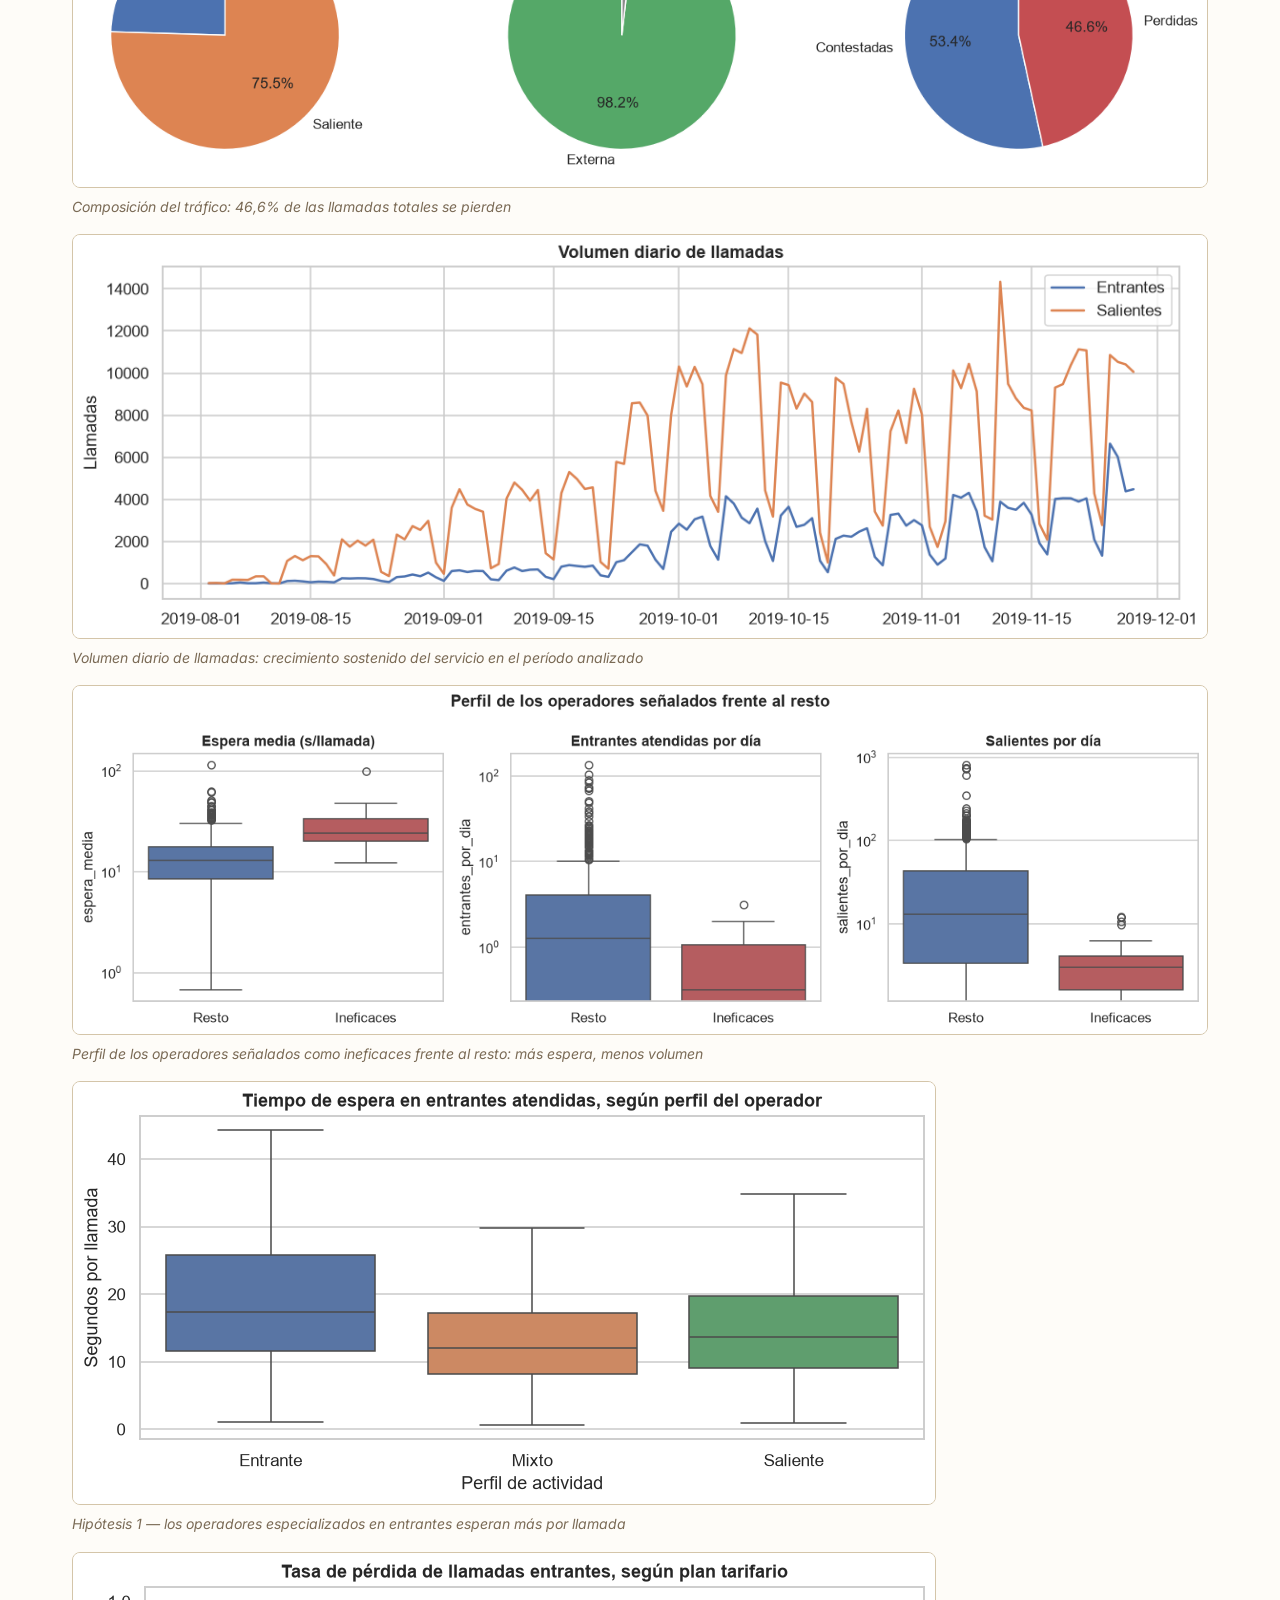
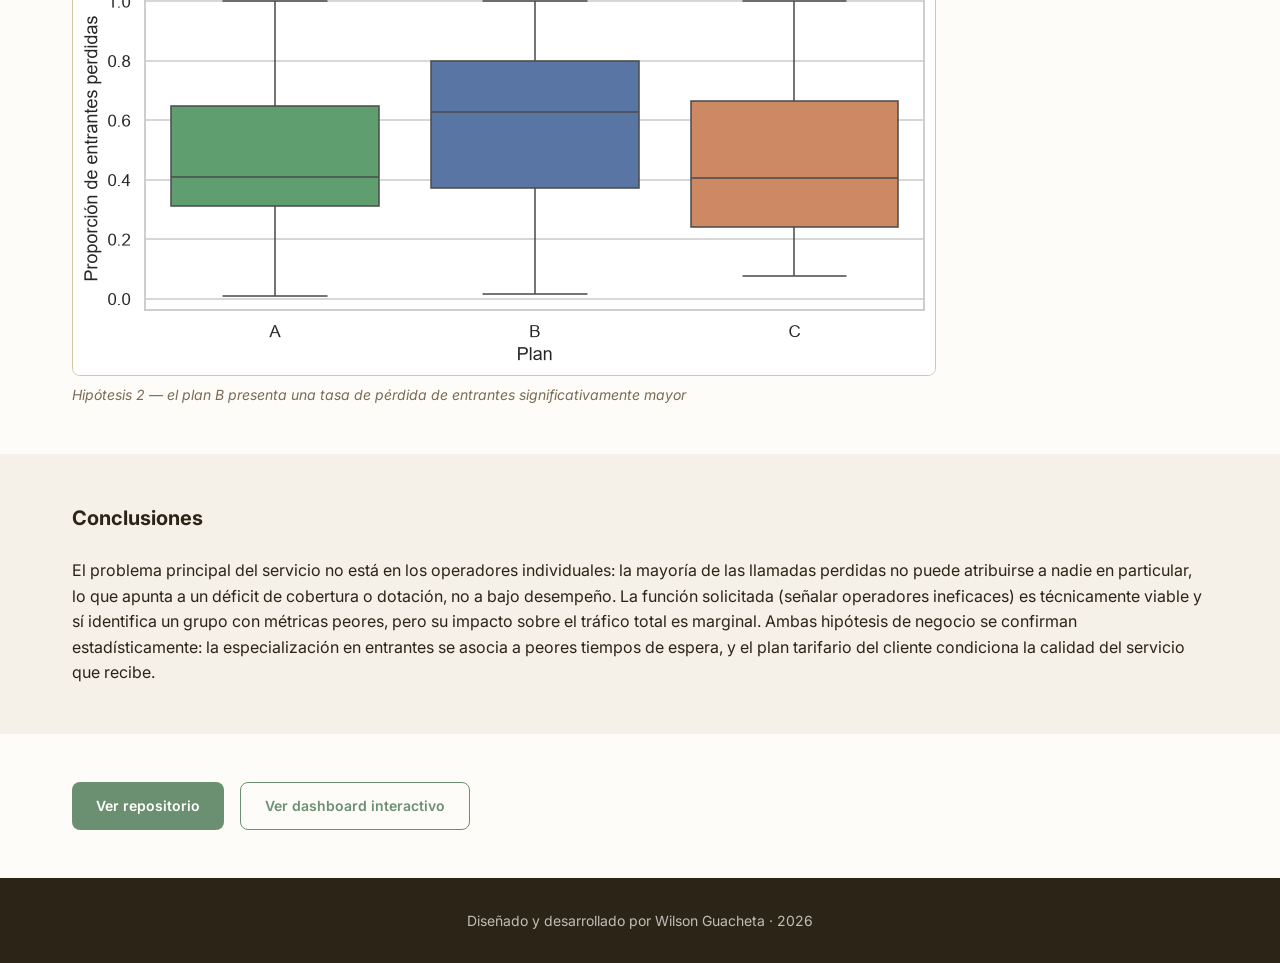
<file: projects/proyecto-4.html>
<!DOCTYPE html>
<html lang="es">
<head>
  <meta charset="UTF-8" />
  <meta name="viewport" content="width=device-width, initial-scale=1.0" />
  <meta name="description" content="Caso de estudio: diagnóstico de operadores ineficaces en un servicio de telefonía virtual, con pruebas de hipótesis y dashboard en Tableau Public." />
  <title>CallMeMaybe — Operadores Ineficaces — Wilson Guacheta</title>
  <link rel="preconnect" href="https://fonts.googleapis.com" />
  <link rel="preconnect" href="https://fonts.gstatic.com" crossorigin />
  <link href="https://fonts.googleapis.com/css2?family=Inter:wght@400;500;600;700;800&family=JetBrains+Mono:wght@400;500&display=swap" rel="stylesheet" />
  <link rel="stylesheet" href="../assets/css/styles.css" />
</head>
<body>

  <a href="#main" class="skip-link">Saltar al contenido</a>

  <!-- NAV -->
  <nav class="nav" id="main-nav" aria-label="Navegación principal">
    <div class="container nav__inner">
      <a href="../index.html" class="nav__logo">Wilson Guacheta</a>
      <ul class="nav__links" role="list">
        <li><a href="../index.html#about"    data-i18n="nav.about">Sobre mí</a></li>
        <li><a href="../index.html#projects" data-i18n="nav.projects">Proyectos</a></li>
        <li><a href="../index.html#contact"  data-i18n="nav.contact">Contacto</a></li>
      </ul>
      <div class="nav__actions">
        <button id="lang-toggle" aria-label="Switch language">EN</button>
        <button class="nav__hamburger" id="nav-hamburger" aria-expanded="false" aria-label="Abrir menú">
          <span></span><span></span><span></span>
        </button>
      </div>
    </div>
  </nav>

  <main id="main">

    <!-- HERO DEL CASO -->
    <header class="case-hero">
      <div class="container">
        <a href="../index.html#projects" class="case-hero__back" data-i18n="case.back">← Proyectos</a>
        <div class="badge-group" style="margin-bottom: 1rem;">
          <span class="badge">Python</span>
          <span class="badge">Pandas</span>
          <span class="badge">SciPy</span>
          <span class="badge">Tableau</span>
        </div>
        <h1 class="case-hero__title" data-i18n="p4.title">CallMeMaybe — Operadores Ineficaces</h1>
        <p class="case-hero__tagline" data-i18n="p4.tagline">Diagnóstico de operadores ineficaces en un servicio de telefonía virtual, a partir de un enunciado ambiguo que hubo que operacionalizar con criterios explícitos y reproducibles.</p>
      </div>
    </header>

    <!-- 1. RESUMEN EJECUTIVO -->
    <section class="case-section">
      <div class="container">
        <h2 class="case-section__title" data-i18n="case.summary">Resumen ejecutivo</h2>
        <p>CallMeMaybe pidió identificar operadores de bajo desempeño en su servicio de telefonía virtual. El enunciado original no definía qué significa "ineficaz", así que el primer trabajo fue construir esa definición operativa (llamadas entrantes perdidas, espera prolongada y bajo volumen de salientes en perfiles que deben hacerlas) antes de calcular nada. El análisis combina limpieza y agregación por operador en Python, dos pruebas de hipótesis con corrección de Holm, y un dashboard interactivo en Tableau Public con la actividad diaria del servicio.</p>
      </div>
    </section>

    <!-- 2. CONTEXTO / PROBLEMA -->
    <section class="case-section">
      <div class="container">
        <h2 class="case-section__title" data-i18n="case.context">Contexto / Problema</h2>
        <p>Los datos registran cada llamada (entrante/saliente, interna/externa, contestada/perdida, duración, espera) asociada a un operador y a un cliente con un plan tarifario. El reto central es que los datos no registran quién debía atender una llamada perdida, por lo que gran parte de la señal que pide el enunciado es, en rigor, inmedible a nivel individual — algo que solo se descubre auditando el propio dataset antes de construir el diagnóstico.</p>
      </div>
    </section>

    <!-- 3. DATOS -->
    <section class="case-section">
      <div class="container">
        <h2 class="case-section__title" data-i18n="case.data">Datos</h2>
        <div style="overflow-x: auto;">
          <table class="data-table">
            <thead>
              <tr><th data-i18n="table.characteristic">Característica</th><th data-i18n="table.detail">Detalle</th></tr>
            </thead>
            <tbody>
              <tr><td>Fuente</td><td>Dataset del curso TripleTen — telefonía virtual CallMeMaybe</td></tr>
              <tr><td>Archivos</td><td>telecom_dataset_new.csv (registro de llamadas), telecom_clients.csv (plan tarifario por cliente)</td></tr>
              <tr><td>Cobertura</td><td>Agosto–noviembre de 2019</td></tr>
              <tr><td>Granularidad</td><td>Una fila por llamada, con operador, dirección, duración y espera</td></tr>
            </tbody>
          </table>
        </div>
      </div>
    </section>

    <!-- 4. HERRAMIENTAS -->
    <section class="case-section">
      <div class="container">
        <h2 class="case-section__title" data-i18n="case.tools">Herramientas y tecnologías</h2>
        <div style="display: flex; flex-direction: column; gap: 0.75rem;">
          <div>
            <p class="skills__group-title" data-i18n="p4.tools.analysis">Análisis y estadística</p>
            <div class="badge-group"><span class="badge">Pandas</span><span class="badge">NumPy</span><span class="badge">SciPy</span><span class="badge">Corrección de Holm</span></div>
          </div>
          <div>
            <p class="skills__group-title" data-i18n="p4.tools.viz">Visualización</p>
            <div class="badge-group"><span class="badge">Matplotlib</span><span class="badge">Seaborn</span></div>
          </div>
          <div>
            <p class="skills__group-title" data-i18n="p4.tools.dashboard">Dashboard</p>
            <div class="badge-group"><span class="badge">Tableau Public</span></div>
          </div>
          <div>
            <p class="skills__group-title" data-i18n="p4.tools.data-env">Datos y entorno</p>
            <div class="badge-group"><span class="badge">Python 3.13</span><span class="badge">Jupyter Lab</span><span class="badge">Conda</span></div>
          </div>
        </div>
      </div>
    </section>

    <!-- 5. METODOLOGÍA -->
    <section class="case-section">
      <div class="container">
        <h2 class="case-section__title" data-i18n="case.method">Metodología / Proceso</h2>
        <div class="steps">
          <div class="step">
            <div class="step__number">1</div>
            <div class="step__content">
              <p class="step__label" data-i18n="p4.step.1">Descomposición del problema</p>
              <p class="step__desc">Operacionalización del enunciado ambiguo en un plan de análisis explícito y verificable antes de tocar los datos.</p>
            </div>
          </div>
          <div class="step">
            <div class="step__number">2</div>
            <div class="step__content">
              <p class="step__label" data-i18n="p4.step.2">Limpieza y agregación por operador</p>
              <p class="step__desc">Clasificación de operadores por perfil de actividad (entrante / mixto / saliente) y agregación de métricas de espera, duración y volumen.</p>
            </div>
          </div>
          <div class="step">
            <div class="step__number">3</div>
            <div class="step__content">
              <p class="step__label" data-i18n="p4.step.3">Índice de ineficacia</p>
              <p class="step__desc">Promedio de rangos percentiles dentro del perfil de cada operador; umbral adoptado en el percentil 80 para señalar operadores ineficaces.</p>
            </div>
          </div>
          <div class="step">
            <div class="step__number">4</div>
            <div class="step__content">
              <p class="step__label" data-i18n="p4.step.4">Hipótesis 1 — espera por perfil</p>
              <p class="step__desc">¿Los operadores especializados en entrantes esperan más por llamada que los mixtos? Prueba de hipótesis con corrección de Holm.</p>
            </div>
          </div>
          <div class="step">
            <div class="step__number">5</div>
            <div class="step__content">
              <p class="step__label" data-i18n="p4.step.5">Hipótesis 2 — pérdida por plan</p>
              <p class="step__desc">¿El plan tarifario del cliente condiciona la tasa de llamadas entrantes perdidas? Comparación entre planes A, B y C.</p>
            </div>
          </div>
          <div class="step">
            <div class="step__number">6</div>
            <div class="step__content">
              <p class="step__label" data-i18n="p4.step.6">Dashboard Tableau</p>
              <p class="step__desc">Publicación en Tableau Public de la actividad diaria del servicio: duración de llamadas, tipo de llamada y tasa de pérdida por plan, con filtros interactivos.</p>
            </div>
          </div>
        </div>
      </div>
    </section>

    <!-- 6. MI ROL -->
    <section class="case-section">
      <div class="container">
        <h2 class="case-section__title" data-i18n="case.role">Mi rol y contribución</h2>
        <div class="role-box">
          <ul>
            <li>Diseñé el plan de descomposición del problema (<code>01_decomposicion.ipynb</code>) a partir de un enunciado que no definía "operador ineficaz", proponiendo criterios explícitos y verificables.</li>
            <li>Construí el índice de ineficacia como promedio de rangos percentiles <em>dentro del perfil</em> de cada operador, evitando penalizar a un operador entrante por no hacer tantas salientes como uno saliente.</li>
            <li>Formulé y verifiqué las dos hipótesis del caso con la corrección de Holm para comparaciones múltiples, en vez de reportar p-valores sin ajustar.</li>
            <li>Identifiqué la limitación de fondo del dataset (no se registra a quién correspondía atender una llamada perdida) y la documenté explícitamente en vez de forzar una conclusión que los datos no sostienen.</li>
            <li>Diseñé y publiqué el dashboard en Tableau Public con los datos ya agregados desde el propio notebook de análisis.</li>
          </ul>
        </div>
      </div>
    </section>

    <!-- 7. RESULTADOS -->
    <section class="case-section">
      <div class="container">
        <h2 class="case-section__title" data-i18n="case.results">Resultados e insights</h2>

        <div style="overflow-x: auto; margin-bottom: 2rem;">
          <table class="data-table">
            <thead>
              <tr><th data-i18n="table.analysis">Análisis</th><th data-i18n="table.finding">Hallazgo</th></tr>
            </thead>
            <tbody>
              <tr><td>Diagnóstico general</td><td>Más de la mitad de las llamadas entrantes se pierden; el 99% de esas pérdidas no puede atribuirse a ningún operador — es un problema de cobertura, no de desempeño</td></tr>
              <tr><td>Operadores ineficaces</td><td>Grupo identificable (espera ~2× mayor, menor volumen) pero mueve apenas el 1,2% del tráfico total</td></tr>
              <tr><td>Hipótesis 1</td><td>Confirmada: espera mediana de 17,4s en especializados en entrantes vs. 12,0s en mixtos, tras corrección de Holm</td></tr>
              <tr><td>Hipótesis 2</td><td>Confirmada: clientes del plan B pierden significativamente más llamadas entrantes que los del plan C</td></tr>
            </tbody>
          </table>
        </div>

        <div style="display: flex; flex-direction: column; gap: 1rem;">
          <div class="result-item">
            <img src="../assets/img/p4/fig_07.png" alt="Tres gráficos circulares: composición del tráfico de llamadas por dirección (entrante/saliente), tipo (interna/externa) y resultado (contestadas/perdidas)" loading="lazy" />
            <p class="result-caption">Composición del tráfico: 46,6% de las llamadas totales se pierden</p>
          </div>
          <div class="result-item">
            <img src="../assets/img/p4/fig_10.png" alt="Gráfico de líneas del volumen diario de llamadas entrantes y salientes entre agosto y diciembre de 2019, con tendencia creciente" loading="lazy" />
            <p class="result-caption">Volumen diario de llamadas: crecimiento sostenido del servicio en el período analizado</p>
          </div>
          <div class="result-item">
            <img src="../assets/img/p4/fig_32.png" alt="Tres diagramas de caja en escala logarítmica comparando espera media, entrantes atendidas por día y salientes por día entre operadores ineficaces y el resto" loading="lazy" />
            <p class="result-caption">Perfil de los operadores señalados como ineficaces frente al resto: más espera, menos volumen</p>
          </div>
          <div class="result-item">
            <img src="../assets/img/p4/fig_41.png" alt="Diagrama de caja del tiempo de espera en llamadas entrantes atendidas, según el perfil del operador (entrante, mixto, saliente)" loading="lazy" />
            <p class="result-caption">Hipótesis 1 — los operadores especializados en entrantes esperan más por llamada</p>
          </div>
          <div class="result-item">
            <img src="../assets/img/p4/fig_44.png" alt="Diagrama de caja de la tasa de pérdida de llamadas entrantes según plan tarifario (A, B, C)" loading="lazy" />
            <p class="result-caption">Hipótesis 2 — el plan B presenta una tasa de pérdida de entrantes significativamente mayor</p>
          </div>
        </div>

      </div>
    </section>

    <!-- 8. CONCLUSIONES -->
    <section class="case-section">
      <div class="container">
        <h2 class="case-section__title" data-i18n="case.conclusions">Conclusiones</h2>
        <p>El problema principal del servicio no está en los operadores individuales: la mayoría de las llamadas perdidas no puede atribuirse a nadie en particular, lo que apunta a un déficit de cobertura o dotación, no a bajo desempeño. La función solicitada (señalar operadores ineficaces) es técnicamente viable y sí identifica un grupo con métricas peores, pero su impacto sobre el tráfico total es marginal. Ambas hipótesis de negocio se confirman estadísticamente: la especialización en entrantes se asocia a peores tiempos de espera, y el plan tarifario del cliente condiciona la calidad del servicio que recibe.</p>
      </div>
    </section>

    <!-- 9. ENLACES -->
    <section class="case-section">
      <div class="container">
        <div class="case-links">
          <a href="https://github.com/wilsonguacheta/tripleten-final-project/tree/main/main_project" class="btn btn--primary" target="_blank" rel="noopener" data-i18n="case.links">Ver repositorio</a>
          <a href="https://public.tableau.com/views/CallMeMaybe-Tripleten/Dashboard1?:language=en-US&publish=yes&:sid=&:redirect=auth&:display_count=n&:origin=viz_share_link" class="btn btn--outline" target="_blank" rel="noopener" data-i18n="p4.links.dashboard">Ver dashboard interactivo</a>
        </div>
      </div>
    </section>

  </main>

  <footer class="footer">
    <div class="container">
      <p><span data-i18n="footer.copy">Wilson Guacheta</span> · <span id="year"></span></p>
    </div>
  </footer>

  <script src="../assets/js/main.js"></script>
</body>
</html>
</file>
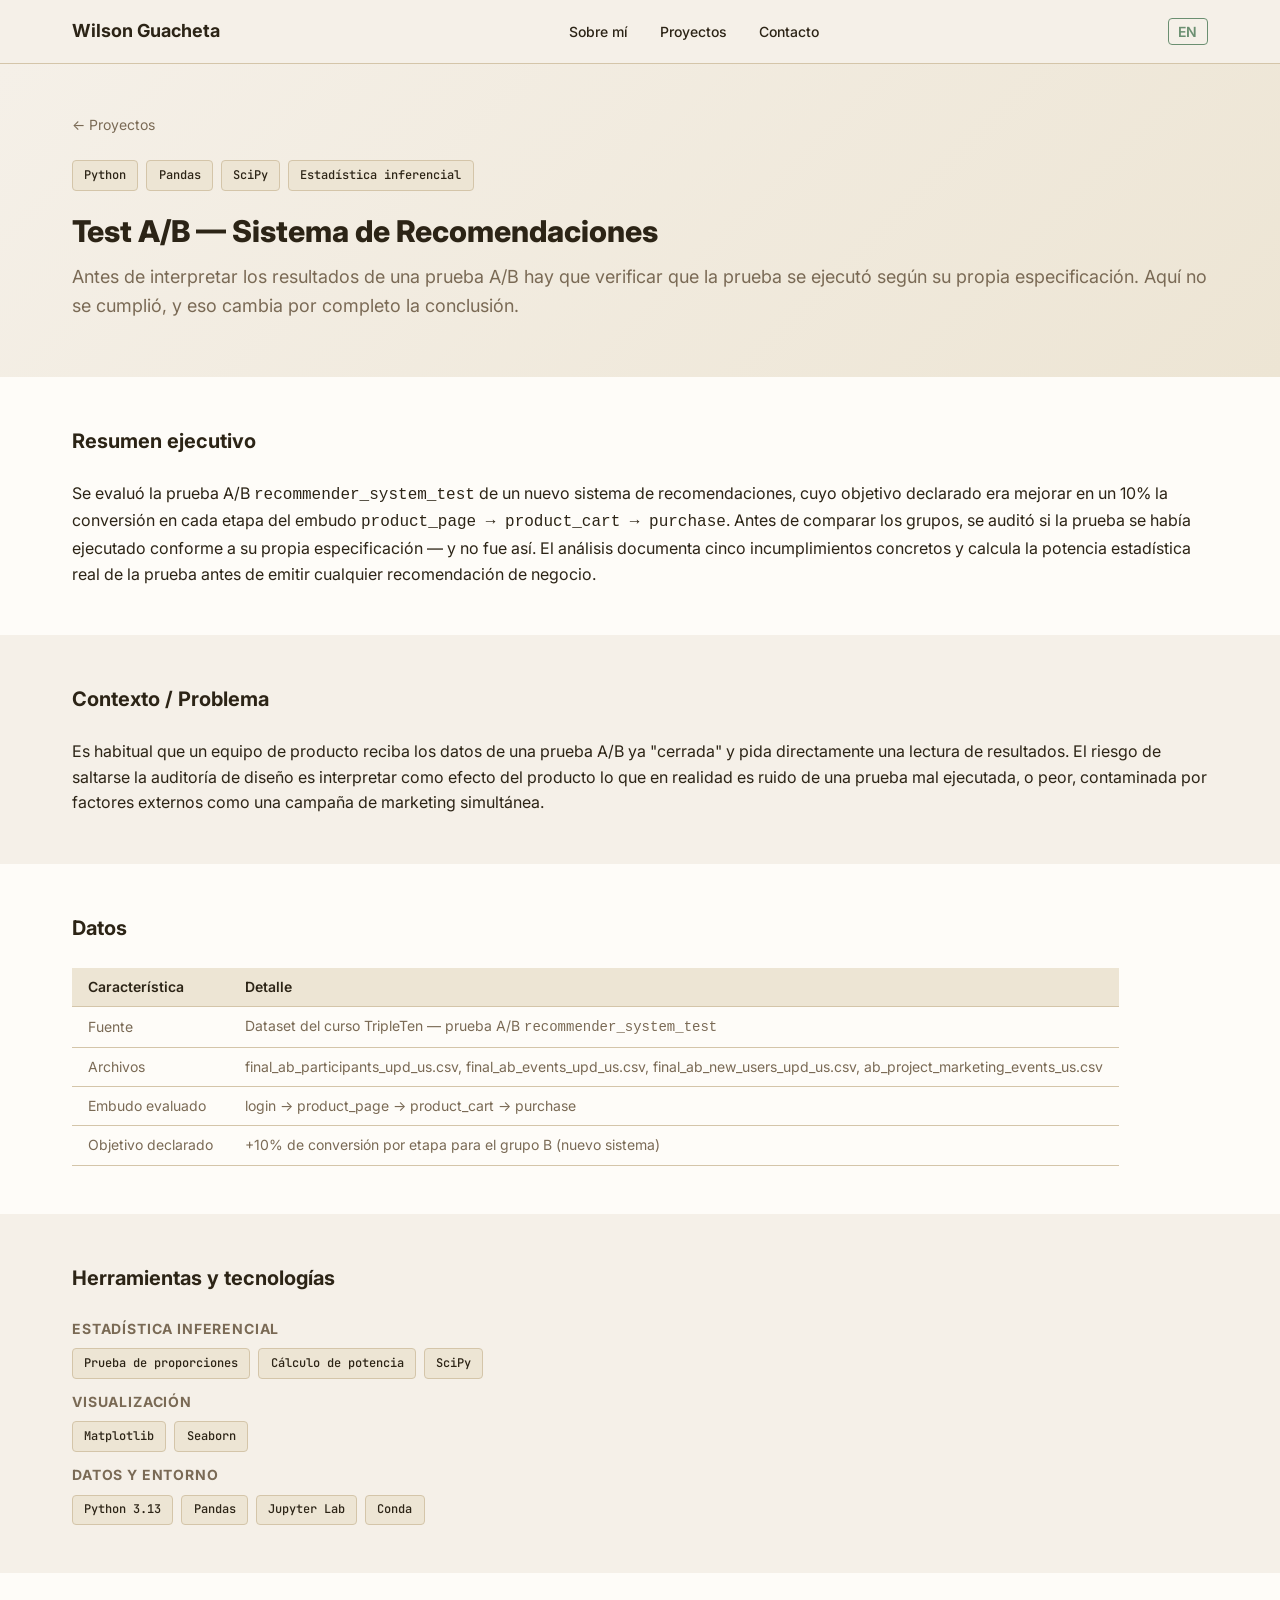
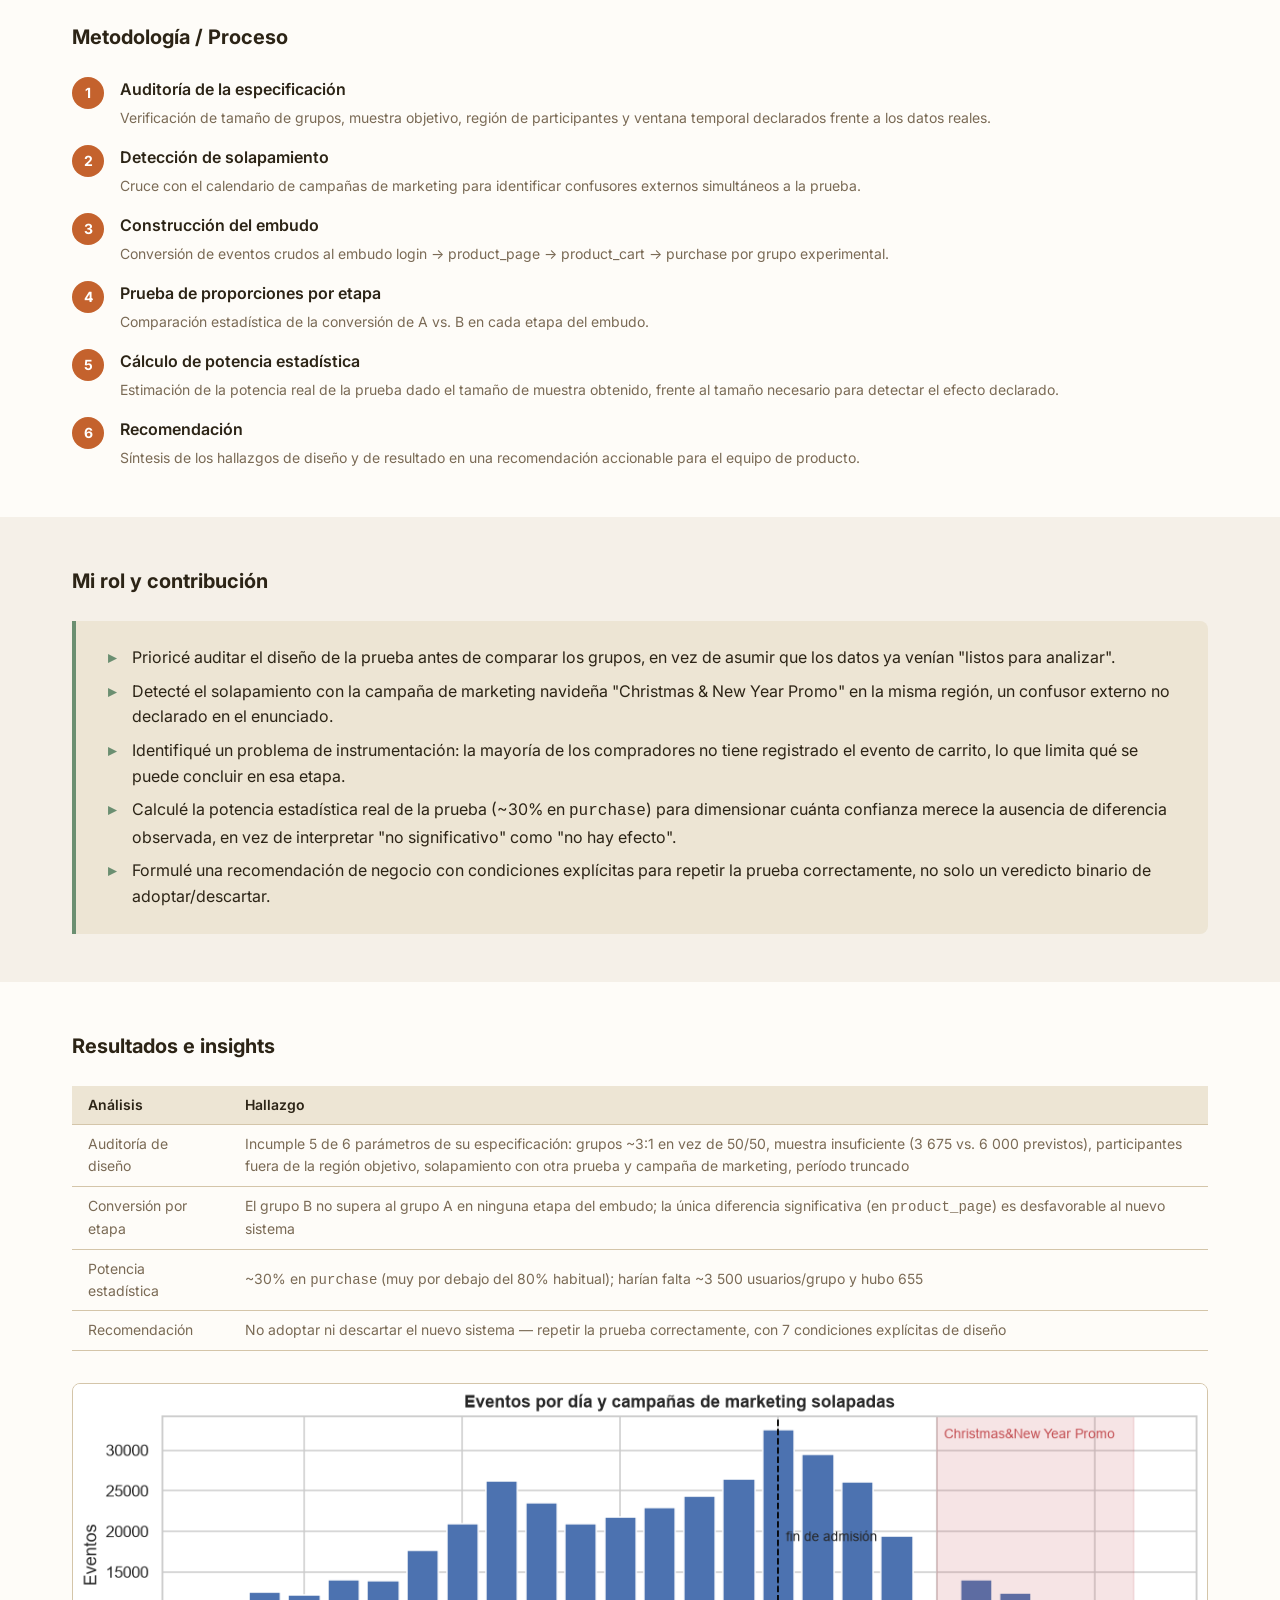
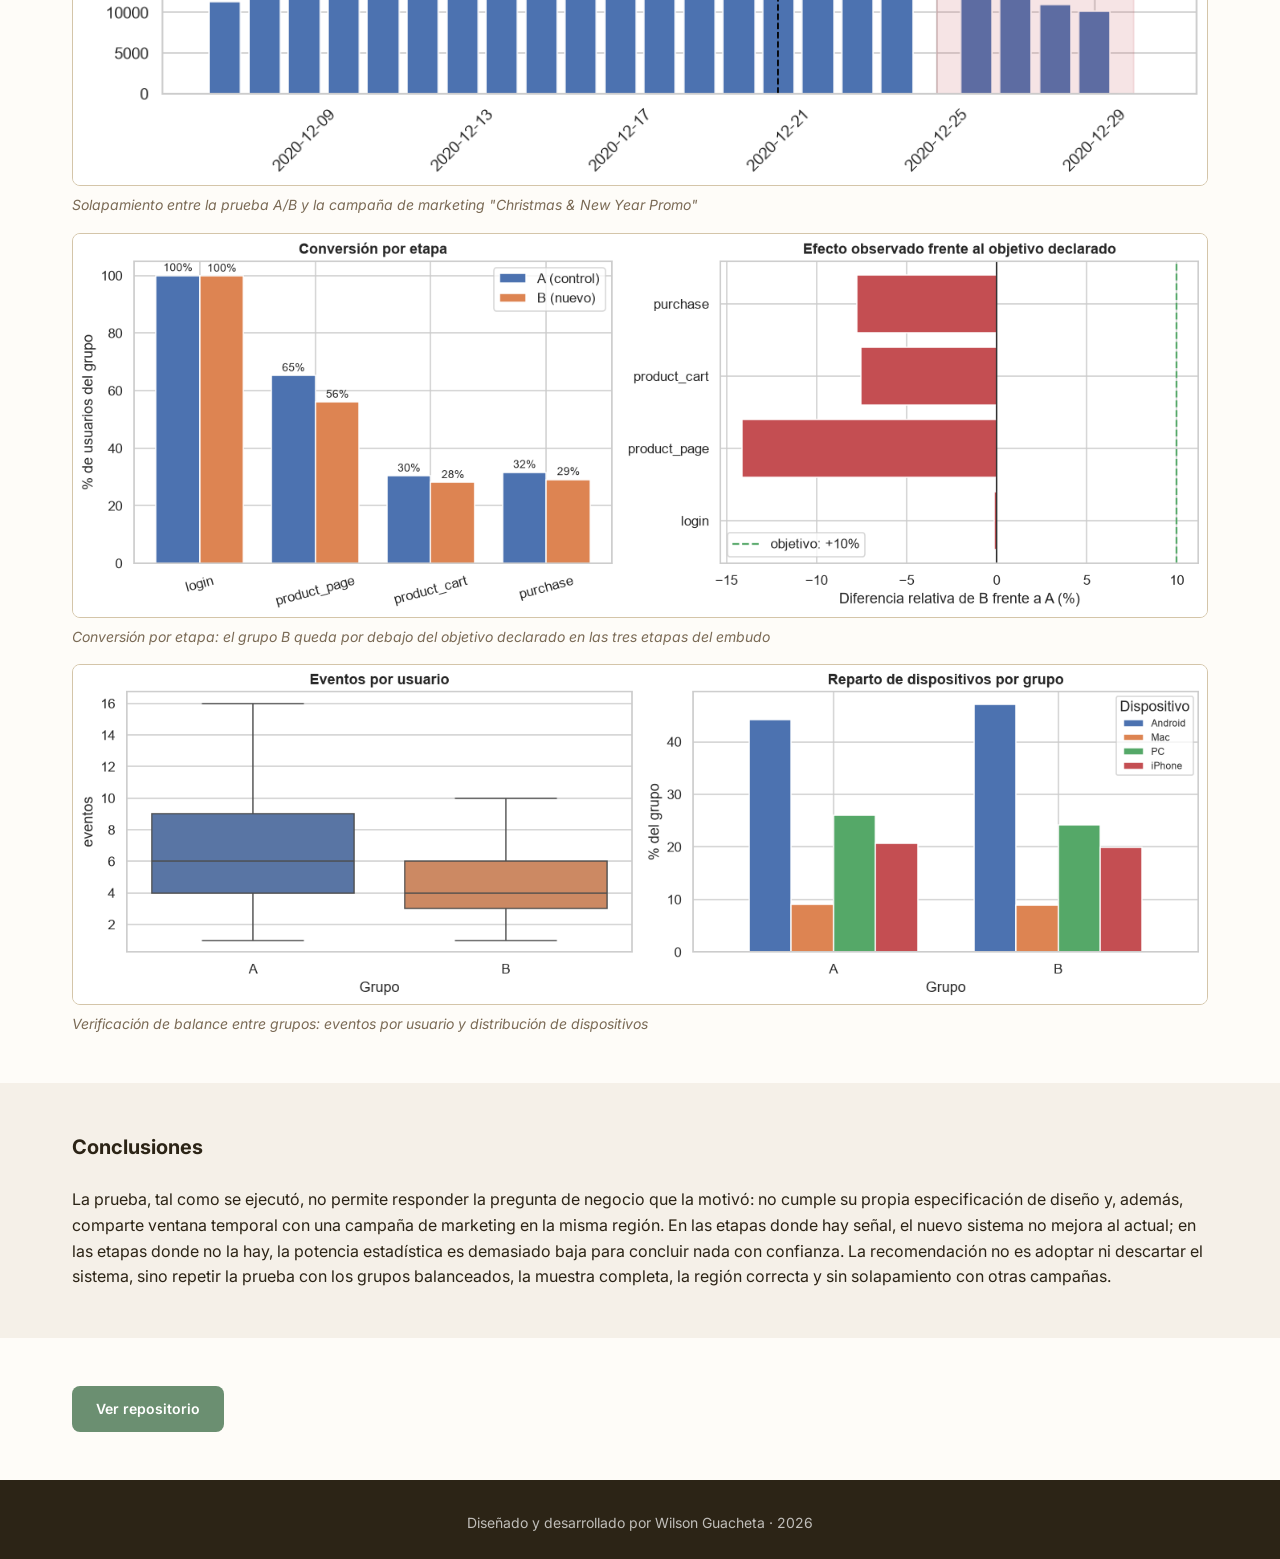
<file: projects/proyecto-5.html>
<!DOCTYPE html>
<html lang="es">
<head>
  <meta charset="UTF-8" />
  <meta name="viewport" content="width=device-width, initial-scale=1.0" />
  <meta name="description" content="Caso de estudio: auditoría de una prueba A/B de un sistema de recomendaciones frente a su propia especificación, antes de interpretar sus resultados." />
  <title>Test A/B — Sistema de Recomendaciones — Wilson Guacheta</title>
  <link rel="preconnect" href="https://fonts.googleapis.com" />
  <link rel="preconnect" href="https://fonts.gstatic.com" crossorigin />
  <link href="https://fonts.googleapis.com/css2?family=Inter:wght@400;500;600;700;800&family=JetBrains+Mono:wght@400;500&display=swap" rel="stylesheet" />
  <link rel="stylesheet" href="../assets/css/styles.css" />
</head>
<body>

  <a href="#main" class="skip-link">Saltar al contenido</a>

  <!-- NAV -->
  <nav class="nav" id="main-nav" aria-label="Navegación principal">
    <div class="container nav__inner">
      <a href="../index.html" class="nav__logo">Wilson Guacheta</a>
      <ul class="nav__links" role="list">
        <li><a href="../index.html#about"    data-i18n="nav.about">Sobre mí</a></li>
        <li><a href="../index.html#projects" data-i18n="nav.projects">Proyectos</a></li>
        <li><a href="../index.html#contact"  data-i18n="nav.contact">Contacto</a></li>
      </ul>
      <div class="nav__actions">
        <button id="lang-toggle" aria-label="Switch language">EN</button>
        <button class="nav__hamburger" id="nav-hamburger" aria-expanded="false" aria-label="Abrir menú">
          <span></span><span></span><span></span>
        </button>
      </div>
    </div>
  </nav>

  <main id="main">

    <!-- HERO DEL CASO -->
    <header class="case-hero">
      <div class="container">
        <a href="../index.html#projects" class="case-hero__back" data-i18n="case.back">← Proyectos</a>
        <div class="badge-group" style="margin-bottom: 1rem;">
          <span class="badge">Python</span>
          <span class="badge">Pandas</span>
          <span class="badge">SciPy</span>
          <span class="badge">Estadística inferencial</span>
        </div>
        <h1 class="case-hero__title" data-i18n="p5.title">Test A/B — Sistema de Recomendaciones</h1>
        <p class="case-hero__tagline" data-i18n="p5.tagline">Antes de interpretar los resultados de una prueba A/B hay que verificar que la prueba se ejecutó según su propia especificación. Aquí no se cumplió, y eso cambia por completo la conclusión.</p>
      </div>
    </header>

    <!-- 1. RESUMEN EJECUTIVO -->
    <section class="case-section">
      <div class="container">
        <h2 class="case-section__title" data-i18n="case.summary">Resumen ejecutivo</h2>
        <p>Se evaluó la prueba A/B <code>recommender_system_test</code> de un nuevo sistema de recomendaciones, cuyo objetivo declarado era mejorar en un 10% la conversión en cada etapa del embudo <code>product_page → product_cart → purchase</code>. Antes de comparar los grupos, se auditó si la prueba se había ejecutado conforme a su propia especificación — y no fue así. El análisis documenta cinco incumplimientos concretos y calcula la potencia estadística real de la prueba antes de emitir cualquier recomendación de negocio.</p>
      </div>
    </section>

    <!-- 2. CONTEXTO / PROBLEMA -->
    <section class="case-section">
      <div class="container">
        <h2 class="case-section__title" data-i18n="case.context">Contexto / Problema</h2>
        <p>Es habitual que un equipo de producto reciba los datos de una prueba A/B ya "cerrada" y pida directamente una lectura de resultados. El riesgo de saltarse la auditoría de diseño es interpretar como efecto del producto lo que en realidad es ruido de una prueba mal ejecutada, o peor, contaminada por factores externos como una campaña de marketing simultánea.</p>
      </div>
    </section>

    <!-- 3. DATOS -->
    <section class="case-section">
      <div class="container">
        <h2 class="case-section__title" data-i18n="case.data">Datos</h2>
        <div style="overflow-x: auto;">
          <table class="data-table">
            <thead>
              <tr><th data-i18n="table.characteristic">Característica</th><th data-i18n="table.detail">Detalle</th></tr>
            </thead>
            <tbody>
              <tr><td>Fuente</td><td>Dataset del curso TripleTen — prueba A/B <code>recommender_system_test</code></td></tr>
              <tr><td>Archivos</td><td>final_ab_participants_upd_us.csv, final_ab_events_upd_us.csv, final_ab_new_users_upd_us.csv, ab_project_marketing_events_us.csv</td></tr>
              <tr><td>Embudo evaluado</td><td>login → product_page → product_cart → purchase</td></tr>
              <tr><td>Objetivo declarado</td><td>+10% de conversión por etapa para el grupo B (nuevo sistema)</td></tr>
            </tbody>
          </table>
        </div>
      </div>
    </section>

    <!-- 4. HERRAMIENTAS -->
    <section class="case-section">
      <div class="container">
        <h2 class="case-section__title" data-i18n="case.tools">Herramientas y tecnologías</h2>
        <div style="display: flex; flex-direction: column; gap: 0.75rem;">
          <div>
            <p class="skills__group-title" data-i18n="p5.tools.stats">Estadística inferencial</p>
            <div class="badge-group"><span class="badge">Prueba de proporciones</span><span class="badge">Cálculo de potencia</span><span class="badge">SciPy</span></div>
          </div>
          <div>
            <p class="skills__group-title" data-i18n="p5.tools.viz">Visualización</p>
            <div class="badge-group"><span class="badge">Matplotlib</span><span class="badge">Seaborn</span></div>
          </div>
          <div>
            <p class="skills__group-title" data-i18n="p5.tools.data-env">Datos y entorno</p>
            <div class="badge-group"><span class="badge">Python 3.13</span><span class="badge">Pandas</span><span class="badge">Jupyter Lab</span><span class="badge">Conda</span></div>
          </div>
        </div>
      </div>
    </section>

    <!-- 5. METODOLOGÍA -->
    <section class="case-section">
      <div class="container">
        <h2 class="case-section__title" data-i18n="case.method">Metodología / Proceso</h2>
        <div class="steps">
          <div class="step">
            <div class="step__number">1</div>
            <div class="step__content">
              <p class="step__label" data-i18n="p5.step.1">Auditoría de la especificación</p>
              <p class="step__desc">Verificación de tamaño de grupos, muestra objetivo, región de participantes y ventana temporal declarados frente a los datos reales.</p>
            </div>
          </div>
          <div class="step">
            <div class="step__number">2</div>
            <div class="step__content">
              <p class="step__label" data-i18n="p5.step.2">Detección de solapamiento</p>
              <p class="step__desc">Cruce con el calendario de campañas de marketing para identificar confusores externos simultáneos a la prueba.</p>
            </div>
          </div>
          <div class="step">
            <div class="step__number">3</div>
            <div class="step__content">
              <p class="step__label" data-i18n="p5.step.3">Construcción del embudo</p>
              <p class="step__desc">Conversión de eventos crudos al embudo login → product_page → product_cart → purchase por grupo experimental.</p>
            </div>
          </div>
          <div class="step">
            <div class="step__number">4</div>
            <div class="step__content">
              <p class="step__label" data-i18n="p5.step.4">Prueba de proporciones por etapa</p>
              <p class="step__desc">Comparación estadística de la conversión de A vs. B en cada etapa del embudo.</p>
            </div>
          </div>
          <div class="step">
            <div class="step__number">5</div>
            <div class="step__content">
              <p class="step__label" data-i18n="p5.step.5">Cálculo de potencia estadística</p>
              <p class="step__desc">Estimación de la potencia real de la prueba dado el tamaño de muestra obtenido, frente al tamaño necesario para detectar el efecto declarado.</p>
            </div>
          </div>
          <div class="step">
            <div class="step__number">6</div>
            <div class="step__content">
              <p class="step__label" data-i18n="p5.step.6">Recomendación</p>
              <p class="step__desc">Síntesis de los hallazgos de diseño y de resultado en una recomendación accionable para el equipo de producto.</p>
            </div>
          </div>
        </div>
      </div>
    </section>

    <!-- 6. MI ROL -->
    <section class="case-section">
      <div class="container">
        <h2 class="case-section__title" data-i18n="case.role">Mi rol y contribución</h2>
        <div class="role-box">
          <ul>
            <li>Prioricé auditar el diseño de la prueba antes de comparar los grupos, en vez de asumir que los datos ya venían "listos para analizar".</li>
            <li>Detecté el solapamiento con la campaña de marketing navideña "Christmas & New Year Promo" en la misma región, un confusor externo no declarado en el enunciado.</li>
            <li>Identifiqué un problema de instrumentación: la mayoría de los compradores no tiene registrado el evento de carrito, lo que limita qué se puede concluir en esa etapa.</li>
            <li>Calculé la potencia estadística real de la prueba (~30% en <code>purchase</code>) para dimensionar cuánta confianza merece la ausencia de diferencia observada, en vez de interpretar "no significativo" como "no hay efecto".</li>
            <li>Formulé una recomendación de negocio con condiciones explícitas para repetir la prueba correctamente, no solo un veredicto binario de adoptar/descartar.</li>
          </ul>
        </div>
      </div>
    </section>

    <!-- 7. RESULTADOS -->
    <section class="case-section">
      <div class="container">
        <h2 class="case-section__title" data-i18n="case.results">Resultados e insights</h2>

        <div style="overflow-x: auto; margin-bottom: 2rem;">
          <table class="data-table">
            <thead>
              <tr><th data-i18n="table.analysis">Análisis</th><th data-i18n="table.finding">Hallazgo</th></tr>
            </thead>
            <tbody>
              <tr><td>Auditoría de diseño</td><td>Incumple 5 de 6 parámetros de su especificación: grupos ~3:1 en vez de 50/50, muestra insuficiente (3 675 vs. 6 000 previstos), participantes fuera de la región objetivo, solapamiento con otra prueba y campaña de marketing, período truncado</td></tr>
              <tr><td>Conversión por etapa</td><td>El grupo B no supera al grupo A en ninguna etapa del embudo; la única diferencia significativa (en <code>product_page</code>) es desfavorable al nuevo sistema</td></tr>
              <tr><td>Potencia estadística</td><td>~30% en <code>purchase</code> (muy por debajo del 80% habitual); harían falta ~3 500 usuarios/grupo y hubo 655</td></tr>
              <tr><td>Recomendación</td><td>No adoptar ni descartar el nuevo sistema — repetir la prueba correctamente, con 7 condiciones explícitas de diseño</td></tr>
            </tbody>
          </table>
        </div>

        <div style="display: flex; flex-direction: column; gap: 1rem;">
          <div class="result-item">
            <img src="../assets/img/p5/fig_10.png" alt="Gráfico de barras de eventos diarios registrados durante la prueba, con la región de la campaña de marketing navideña resaltada, solapada con el período de la prueba" loading="lazy" />
            <p class="result-caption">Solapamiento entre la prueba A/B y la campaña de marketing "Christmas & New Year Promo"</p>
          </div>
          <div class="result-item">
            <img src="../assets/img/p5/fig_19.png" alt="Panel izquierdo: barras de conversión por etapa del embudo para los grupos A y B. Panel derecho: barras horizontales del efecto observado de B frente a A por etapa, comparado con el objetivo declarado de +10%" loading="lazy" />
            <p class="result-caption">Conversión por etapa: el grupo B queda por debajo del objetivo declarado en las tres etapas del embudo</p>
          </div>
          <div class="result-item">
            <img src="../assets/img/p5/fig_21.png" alt="Panel izquierdo: diagrama de caja de eventos por usuario en cada grupo. Panel derecho: barras del reparto de dispositivos (Android, Mac, PC, iPhone) por grupo" loading="lazy" />
            <p class="result-caption">Verificación de balance entre grupos: eventos por usuario y distribución de dispositivos</p>
          </div>
        </div>

      </div>
    </section>

    <!-- 8. CONCLUSIONES -->
    <section class="case-section">
      <div class="container">
        <h2 class="case-section__title" data-i18n="case.conclusions">Conclusiones</h2>
        <p>La prueba, tal como se ejecutó, no permite responder la pregunta de negocio que la motivó: no cumple su propia especificación de diseño y, además, comparte ventana temporal con una campaña de marketing en la misma región. En las etapas donde hay señal, el nuevo sistema no mejora al actual; en las etapas donde no la hay, la potencia estadística es demasiado baja para concluir nada con confianza. La recomendación no es adoptar ni descartar el sistema, sino repetir la prueba con los grupos balanceados, la muestra completa, la región correcta y sin solapamiento con otras campañas.</p>
      </div>
    </section>

    <!-- 9. ENLACES -->
    <section class="case-section">
      <div class="container">
        <div class="case-links">
          <a href="https://github.com/wilsonguacheta/tripleten-final-project/tree/main/ab_project" class="btn btn--primary" target="_blank" rel="noopener" data-i18n="case.links">Ver repositorio</a>
        </div>
      </div>
    </section>

  </main>

  <footer class="footer">
    <div class="container">
      <p><span data-i18n="footer.copy">Wilson Guacheta</span> · <span id="year"></span></p>
    </div>
  </footer>

  <script src="../assets/js/main.js"></script>
</body>
</html>
</file>
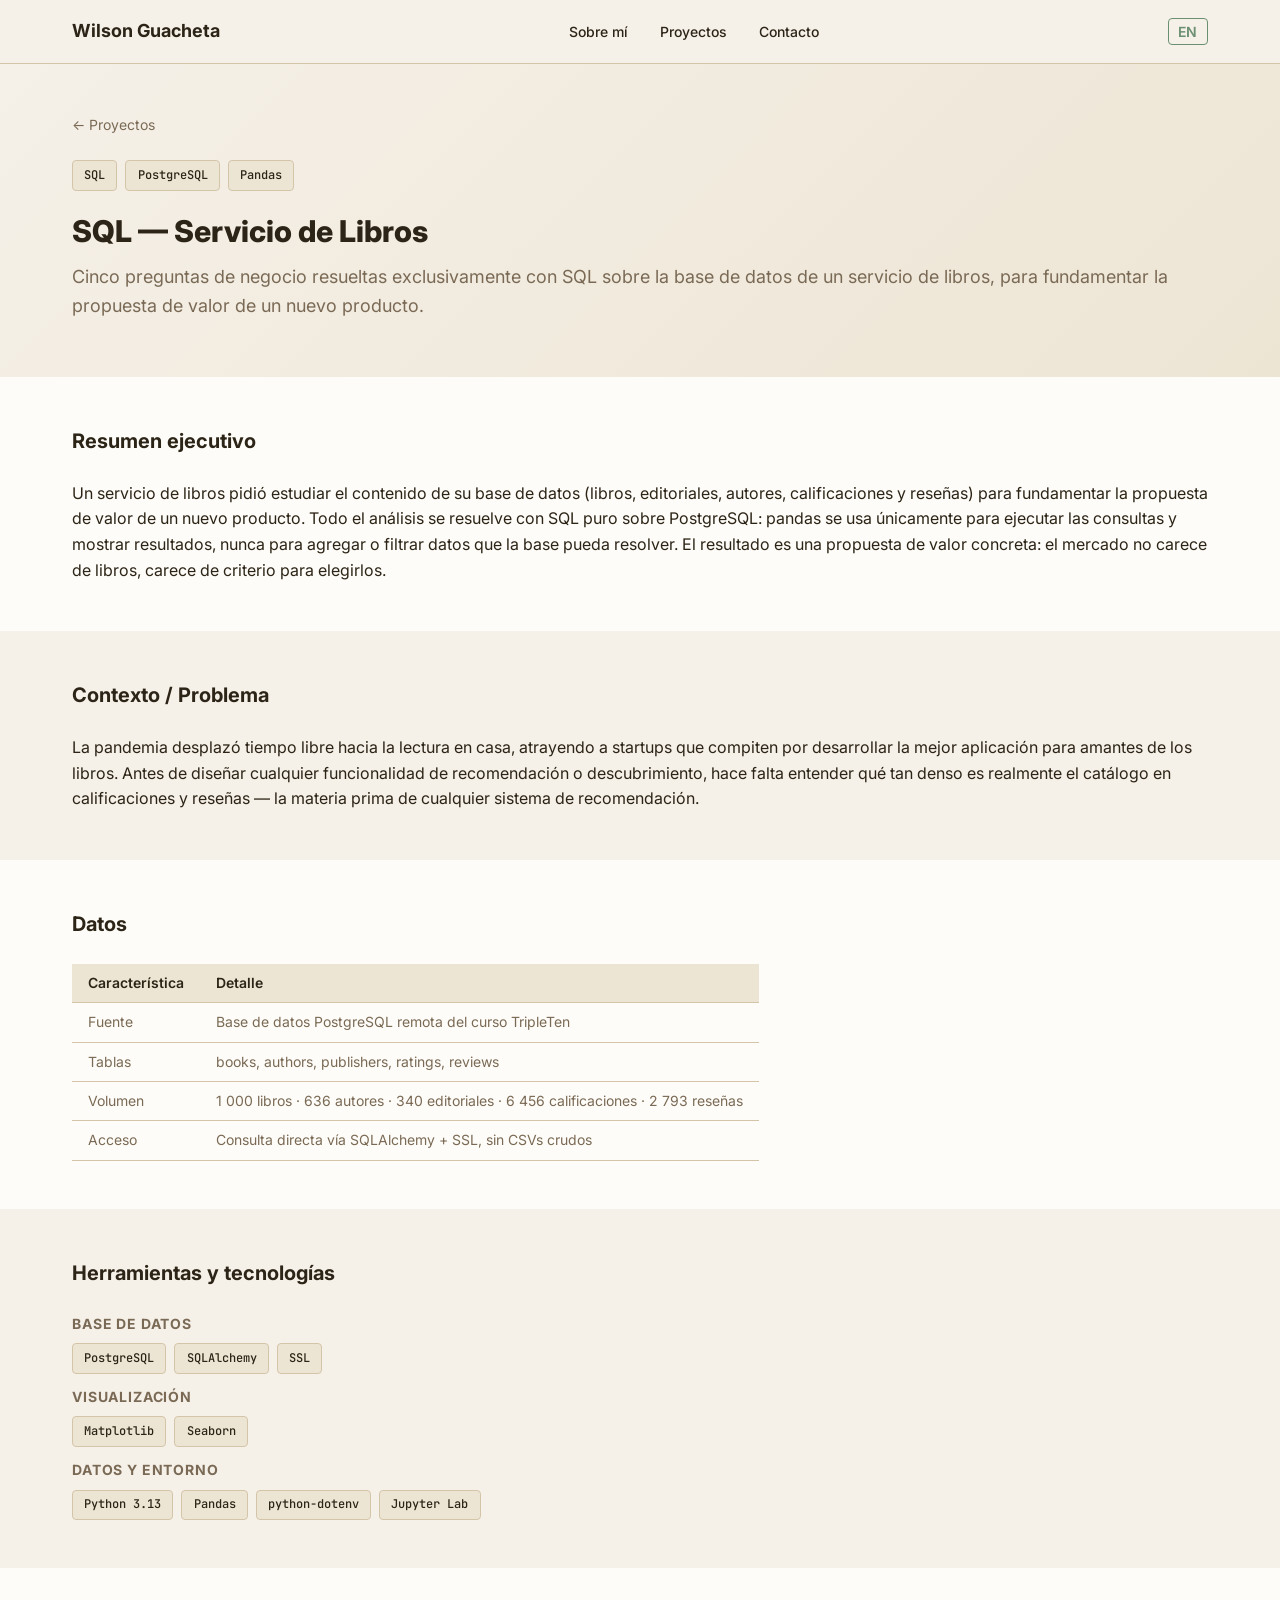
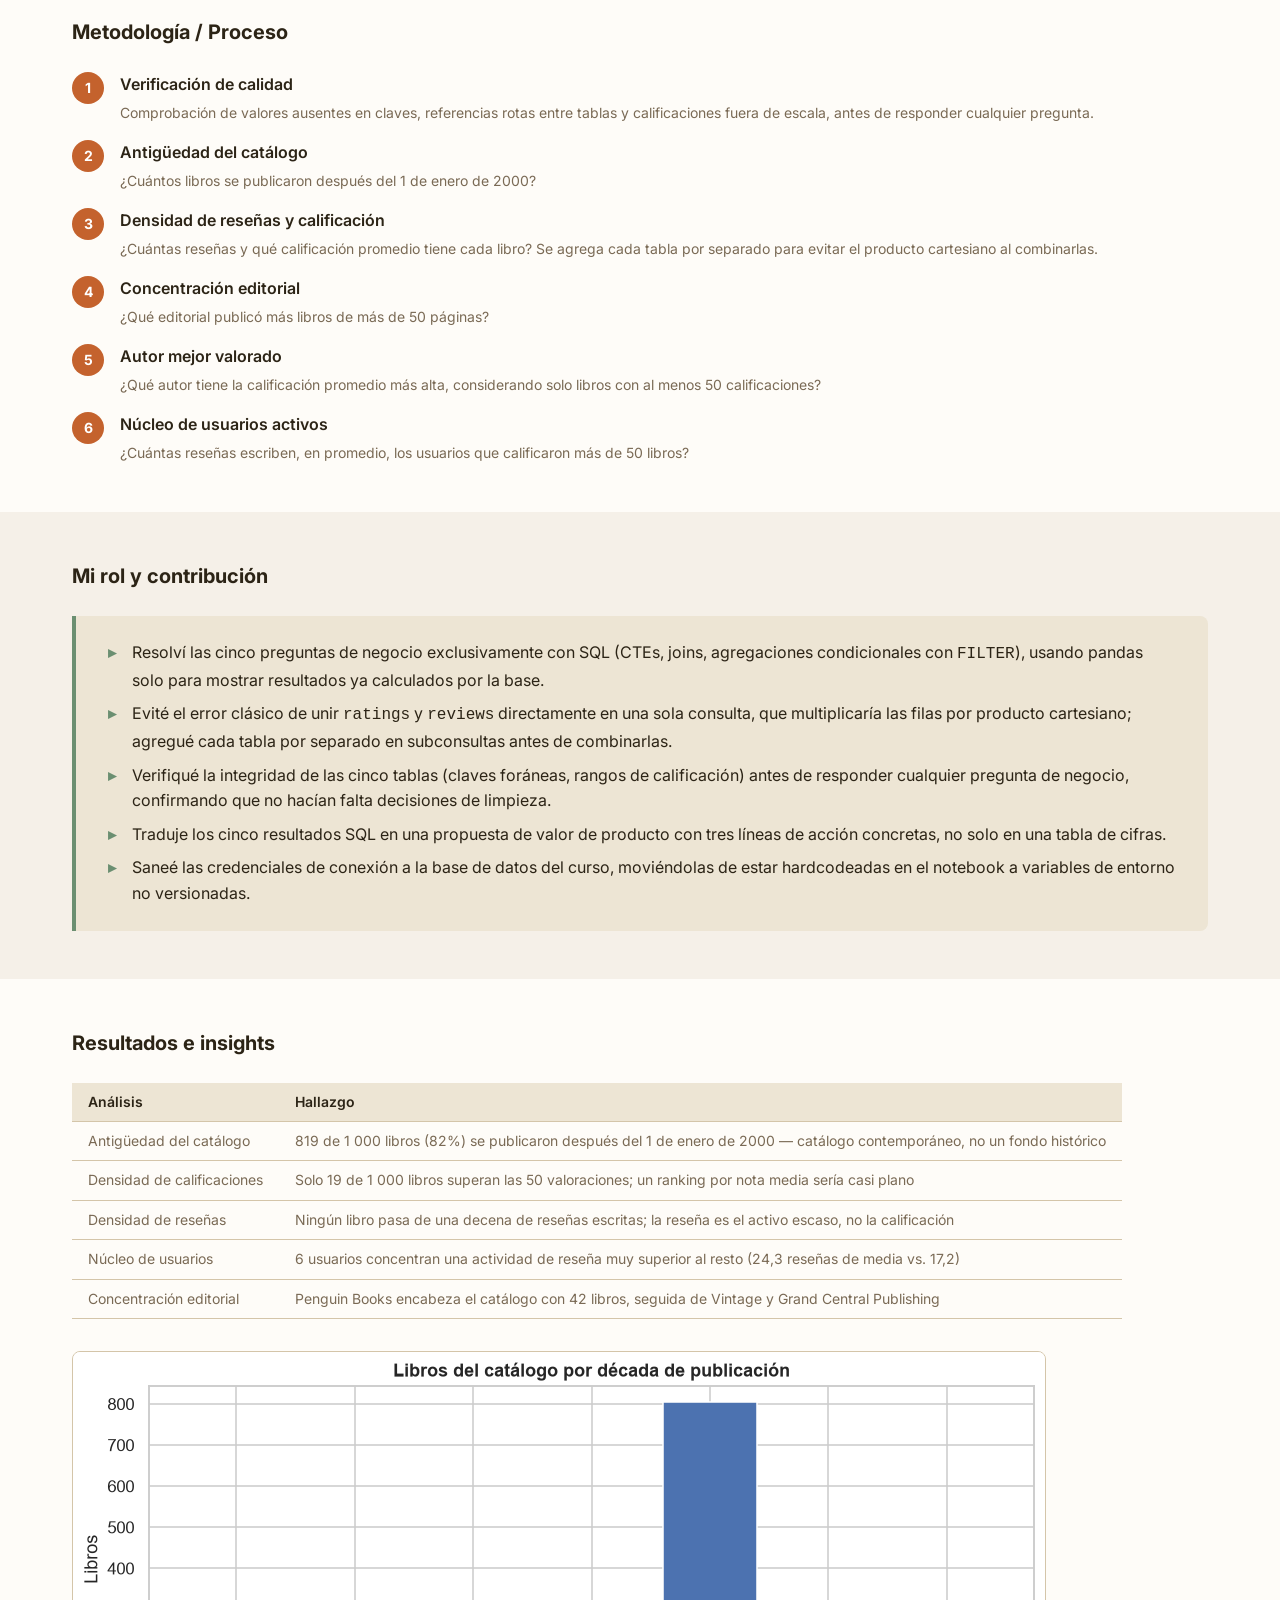
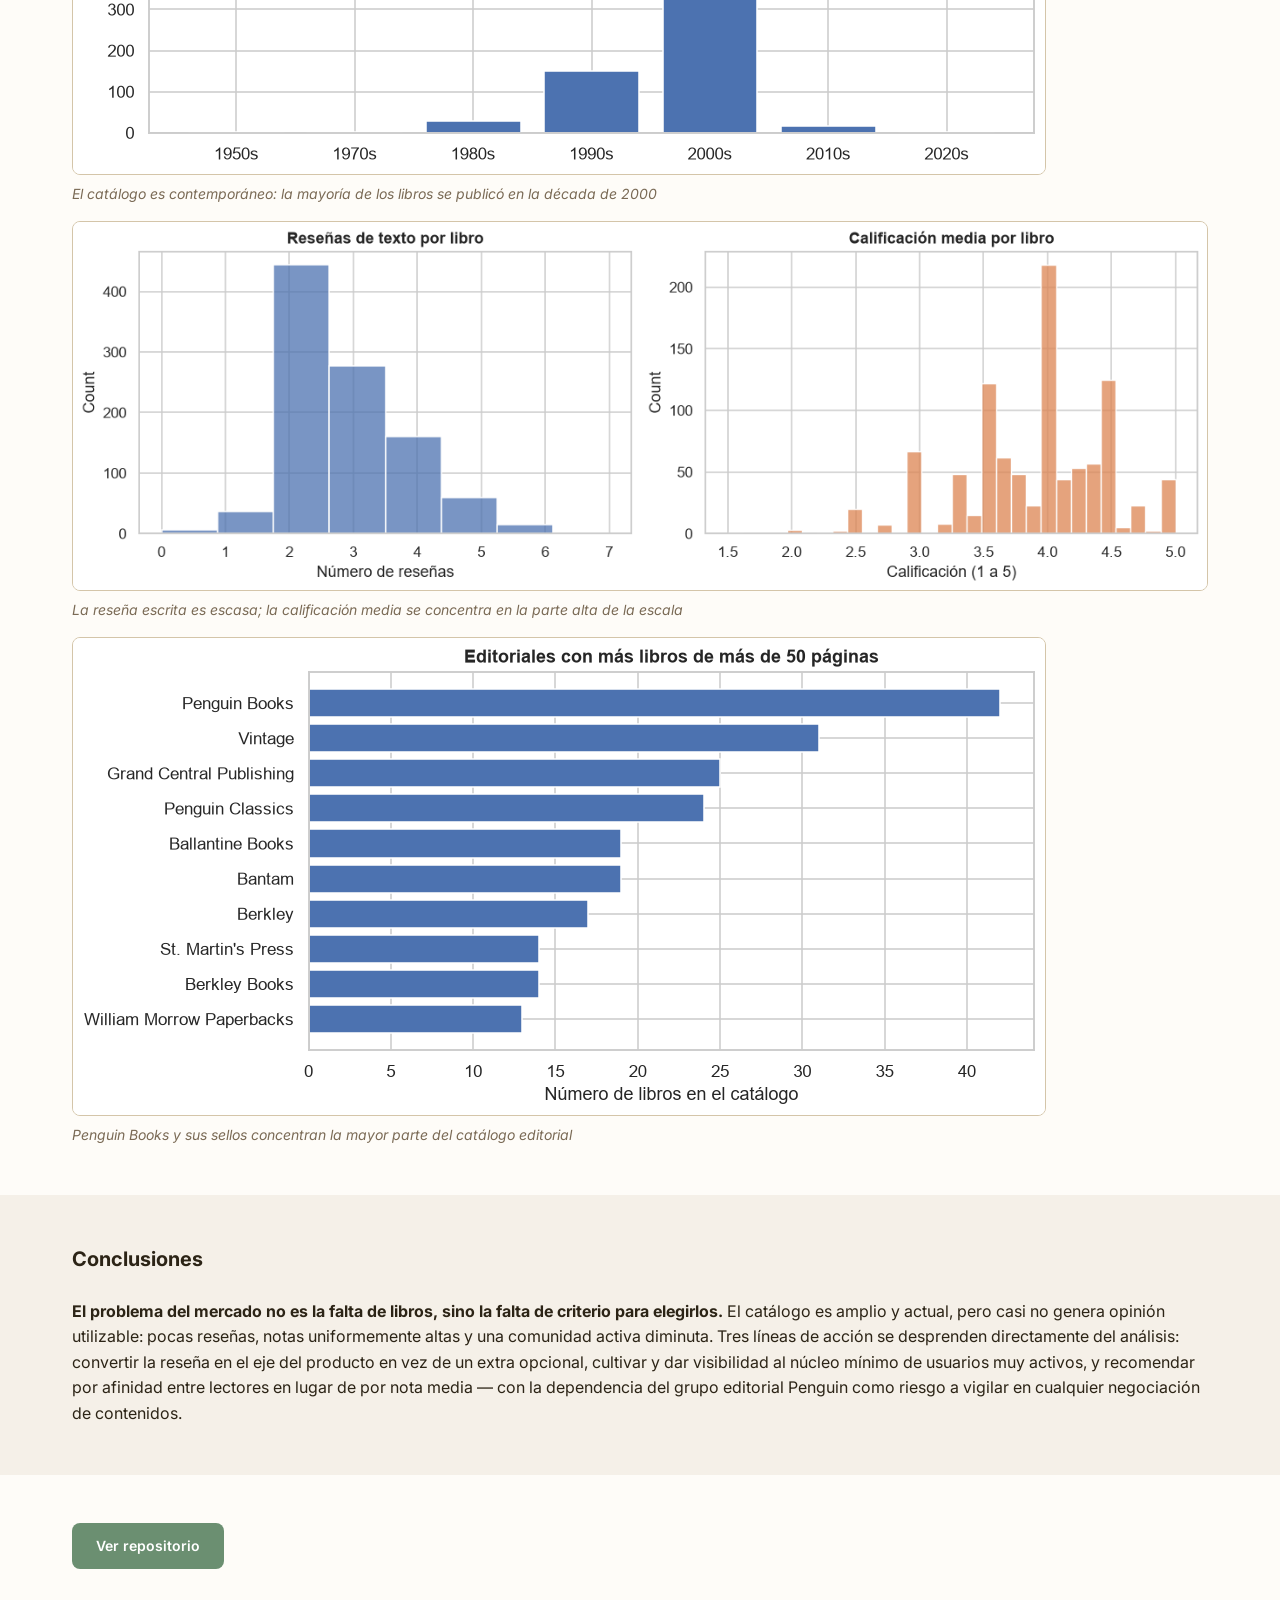
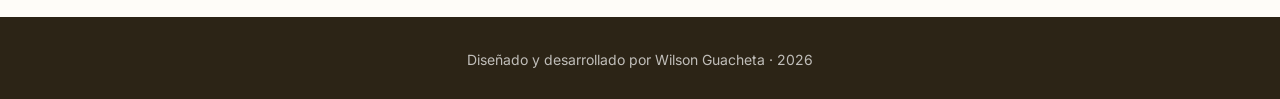
<file: projects/proyecto-6.html>
<!DOCTYPE html>
<html lang="es">
<head>
  <meta charset="UTF-8" />
  <meta name="viewport" content="width=device-width, initial-scale=1.0" />
  <meta name="description" content="Caso de estudio: análisis SQL del catálogo de un servicio de libros para fundamentar la propuesta de valor de un nuevo producto." />
  <title>SQL — Servicio de Libros — Wilson Guacheta</title>
  <link rel="preconnect" href="https://fonts.googleapis.com" />
  <link rel="preconnect" href="https://fonts.gstatic.com" crossorigin />
  <link href="https://fonts.googleapis.com/css2?family=Inter:wght@400;500;600;700;800&family=JetBrains+Mono:wght@400;500&display=swap" rel="stylesheet" />
  <link rel="stylesheet" href="../assets/css/styles.css" />
</head>
<body>

  <a href="#main" class="skip-link">Saltar al contenido</a>

  <!-- NAV -->
  <nav class="nav" id="main-nav" aria-label="Navegación principal">
    <div class="container nav__inner">
      <a href="../index.html" class="nav__logo">Wilson Guacheta</a>
      <ul class="nav__links" role="list">
        <li><a href="../index.html#about"    data-i18n="nav.about">Sobre mí</a></li>
        <li><a href="../index.html#projects" data-i18n="nav.projects">Proyectos</a></li>
        <li><a href="../index.html#contact"  data-i18n="nav.contact">Contacto</a></li>
      </ul>
      <div class="nav__actions">
        <button id="lang-toggle" aria-label="Switch language">EN</button>
        <button class="nav__hamburger" id="nav-hamburger" aria-expanded="false" aria-label="Abrir menú">
          <span></span><span></span><span></span>
        </button>
      </div>
    </div>
  </nav>

  <main id="main">

    <!-- HERO DEL CASO -->
    <header class="case-hero">
      <div class="container">
        <a href="../index.html#projects" class="case-hero__back" data-i18n="case.back">← Proyectos</a>
        <div class="badge-group" style="margin-bottom: 1rem;">
          <span class="badge">SQL</span>
          <span class="badge">PostgreSQL</span>
          <span class="badge">Pandas</span>
        </div>
        <h1 class="case-hero__title" data-i18n="p6.title">SQL — Servicio de Libros</h1>
        <p class="case-hero__tagline" data-i18n="p6.tagline">Cinco preguntas de negocio resueltas exclusivamente con SQL sobre la base de datos de un servicio de libros, para fundamentar la propuesta de valor de un nuevo producto.</p>
      </div>
    </header>

    <!-- 1. RESUMEN EJECUTIVO -->
    <section class="case-section">
      <div class="container">
        <h2 class="case-section__title" data-i18n="case.summary">Resumen ejecutivo</h2>
        <p>Un servicio de libros pidió estudiar el contenido de su base de datos (libros, editoriales, autores, calificaciones y reseñas) para fundamentar la propuesta de valor de un nuevo producto. Todo el análisis se resuelve con SQL puro sobre PostgreSQL: pandas se usa únicamente para ejecutar las consultas y mostrar resultados, nunca para agregar o filtrar datos que la base pueda resolver. El resultado es una propuesta de valor concreta: el mercado no carece de libros, carece de criterio para elegirlos.</p>
      </div>
    </section>

    <!-- 2. CONTEXTO / PROBLEMA -->
    <section class="case-section">
      <div class="container">
        <h2 class="case-section__title" data-i18n="case.context">Contexto / Problema</h2>
        <p>La pandemia desplazó tiempo libre hacia la lectura en casa, atrayendo a startups que compiten por desarrollar la mejor aplicación para amantes de los libros. Antes de diseñar cualquier funcionalidad de recomendación o descubrimiento, hace falta entender qué tan denso es realmente el catálogo en calificaciones y reseñas — la materia prima de cualquier sistema de recomendación.</p>
      </div>
    </section>

    <!-- 3. DATOS -->
    <section class="case-section">
      <div class="container">
        <h2 class="case-section__title" data-i18n="case.data">Datos</h2>
        <div style="overflow-x: auto;">
          <table class="data-table">
            <thead>
              <tr><th data-i18n="table.characteristic">Característica</th><th data-i18n="table.detail">Detalle</th></tr>
            </thead>
            <tbody>
              <tr><td>Fuente</td><td>Base de datos PostgreSQL remota del curso TripleTen</td></tr>
              <tr><td>Tablas</td><td>books, authors, publishers, ratings, reviews</td></tr>
              <tr><td>Volumen</td><td>1 000 libros · 636 autores · 340 editoriales · 6 456 calificaciones · 2 793 reseñas</td></tr>
              <tr><td>Acceso</td><td>Consulta directa vía SQLAlchemy + SSL, sin CSVs crudos</td></tr>
            </tbody>
          </table>
        </div>
      </div>
    </section>

    <!-- 4. HERRAMIENTAS -->
    <section class="case-section">
      <div class="container">
        <h2 class="case-section__title" data-i18n="case.tools">Herramientas y tecnologías</h2>
        <div style="display: flex; flex-direction: column; gap: 0.75rem;">
          <div>
            <p class="skills__group-title" data-i18n="p6.tools.db">Base de datos</p>
            <div class="badge-group"><span class="badge">PostgreSQL</span><span class="badge">SQLAlchemy</span><span class="badge">SSL</span></div>
          </div>
          <div>
            <p class="skills__group-title" data-i18n="p6.tools.viz">Visualización</p>
            <div class="badge-group"><span class="badge">Matplotlib</span><span class="badge">Seaborn</span></div>
          </div>
          <div>
            <p class="skills__group-title" data-i18n="p6.tools.data-env">Datos y entorno</p>
            <div class="badge-group"><span class="badge">Python 3.13</span><span class="badge">Pandas</span><span class="badge">python-dotenv</span><span class="badge">Jupyter Lab</span></div>
          </div>
        </div>
      </div>
    </section>

    <!-- 5. METODOLOGÍA -->
    <section class="case-section">
      <div class="container">
        <h2 class="case-section__title" data-i18n="case.method">Metodología / Proceso</h2>
        <div class="steps">
          <div class="step">
            <div class="step__number">1</div>
            <div class="step__content">
              <p class="step__label" data-i18n="p6.step.1">Verificación de calidad</p>
              <p class="step__desc">Comprobación de valores ausentes en claves, referencias rotas entre tablas y calificaciones fuera de escala, antes de responder cualquier pregunta.</p>
            </div>
          </div>
          <div class="step">
            <div class="step__number">2</div>
            <div class="step__content">
              <p class="step__label" data-i18n="p6.step.2">Antigüedad del catálogo</p>
              <p class="step__desc">¿Cuántos libros se publicaron después del 1 de enero de 2000?</p>
            </div>
          </div>
          <div class="step">
            <div class="step__number">3</div>
            <div class="step__content">
              <p class="step__label" data-i18n="p6.step.3">Densidad de reseñas y calificación</p>
              <p class="step__desc">¿Cuántas reseñas y qué calificación promedio tiene cada libro? Se agrega cada tabla por separado para evitar el producto cartesiano al combinarlas.</p>
            </div>
          </div>
          <div class="step">
            <div class="step__number">4</div>
            <div class="step__content">
              <p class="step__label" data-i18n="p6.step.4">Concentración editorial</p>
              <p class="step__desc">¿Qué editorial publicó más libros de más de 50 páginas?</p>
            </div>
          </div>
          <div class="step">
            <div class="step__number">5</div>
            <div class="step__content">
              <p class="step__label" data-i18n="p6.step.5">Autor mejor valorado</p>
              <p class="step__desc">¿Qué autor tiene la calificación promedio más alta, considerando solo libros con al menos 50 calificaciones?</p>
            </div>
          </div>
          <div class="step">
            <div class="step__number">6</div>
            <div class="step__content">
              <p class="step__label" data-i18n="p6.step.6">Núcleo de usuarios activos</p>
              <p class="step__desc">¿Cuántas reseñas escriben, en promedio, los usuarios que calificaron más de 50 libros?</p>
            </div>
          </div>
        </div>
      </div>
    </section>

    <!-- 6. MI ROL -->
    <section class="case-section">
      <div class="container">
        <h2 class="case-section__title" data-i18n="case.role">Mi rol y contribución</h2>
        <div class="role-box">
          <ul>
            <li>Resolví las cinco preguntas de negocio exclusivamente con SQL (CTEs, joins, agregaciones condicionales con <code>FILTER</code>), usando pandas solo para mostrar resultados ya calculados por la base.</li>
            <li>Evité el error clásico de unir <code>ratings</code> y <code>reviews</code> directamente en una sola consulta, que multiplicaría las filas por producto cartesiano; agregué cada tabla por separado en subconsultas antes de combinarlas.</li>
            <li>Verifiqué la integridad de las cinco tablas (claves foráneas, rangos de calificación) antes de responder cualquier pregunta de negocio, confirmando que no hacían falta decisiones de limpieza.</li>
            <li>Traduje los cinco resultados SQL en una propuesta de valor de producto con tres líneas de acción concretas, no solo en una tabla de cifras.</li>
            <li>Saneé las credenciales de conexión a la base de datos del curso, moviéndolas de estar hardcodeadas en el notebook a variables de entorno no versionadas.</li>
          </ul>
        </div>
      </div>
    </section>

    <!-- 7. RESULTADOS -->
    <section class="case-section">
      <div class="container">
        <h2 class="case-section__title" data-i18n="case.results">Resultados e insights</h2>

        <div style="overflow-x: auto; margin-bottom: 2rem;">
          <table class="data-table">
            <thead>
              <tr><th data-i18n="table.analysis">Análisis</th><th data-i18n="table.finding">Hallazgo</th></tr>
            </thead>
            <tbody>
              <tr><td>Antigüedad del catálogo</td><td>819 de 1 000 libros (82%) se publicaron después del 1 de enero de 2000 — catálogo contemporáneo, no un fondo histórico</td></tr>
              <tr><td>Densidad de calificaciones</td><td>Solo 19 de 1 000 libros superan las 50 valoraciones; un ranking por nota media sería casi plano</td></tr>
              <tr><td>Densidad de reseñas</td><td>Ningún libro pasa de una decena de reseñas escritas; la reseña es el activo escaso, no la calificación</td></tr>
              <tr><td>Núcleo de usuarios</td><td>6 usuarios concentran una actividad de reseña muy superior al resto (24,3 reseñas de media vs. 17,2)</td></tr>
              <tr><td>Concentración editorial</td><td>Penguin Books encabeza el catálogo con 42 libros, seguida de Vintage y Grand Central Publishing</td></tr>
            </tbody>
          </table>
        </div>

        <div style="display: flex; flex-direction: column; gap: 1rem;">
          <div class="result-item">
            <img src="../assets/img/p6/fig_12.png" alt="Gráfico de barras de libros del catálogo por década de publicación, con fuerte concentración en la década de 2000" loading="lazy" />
            <p class="result-caption">El catálogo es contemporáneo: la mayoría de los libros se publicó en la década de 2000</p>
          </div>
          <div class="result-item">
            <img src="../assets/img/p6/fig_16.png" alt="Panel izquierdo: histograma de número de reseñas de texto por libro, concentrado entre 1 y 3. Panel derecho: histograma de calificación media por libro, concentrado entre 3.5 y 4.5" loading="lazy" />
            <p class="result-caption">La reseña escrita es escasa; la calificación media se concentra en la parte alta de la escala</p>
          </div>
          <div class="result-item">
            <img src="../assets/img/p6/fig_20.png" alt="Gráfico de barras horizontales de las diez editoriales con más libros de más de 50 páginas, encabezado por Penguin Books" loading="lazy" />
            <p class="result-caption">Penguin Books y sus sellos concentran la mayor parte del catálogo editorial</p>
          </div>
        </div>

      </div>
    </section>

    <!-- 8. CONCLUSIONES -->
    <section class="case-section">
      <div class="container">
        <h2 class="case-section__title" data-i18n="case.conclusions">Conclusiones</h2>
        <p><strong>El problema del mercado no es la falta de libros, sino la falta de criterio para elegirlos.</strong> El catálogo es amplio y actual, pero casi no genera opinión utilizable: pocas reseñas, notas uniformemente altas y una comunidad activa diminuta. Tres líneas de acción se desprenden directamente del análisis: convertir la reseña en el eje del producto en vez de un extra opcional, cultivar y dar visibilidad al núcleo mínimo de usuarios muy activos, y recomendar por afinidad entre lectores en lugar de por nota media — con la dependencia del grupo editorial Penguin como riesgo a vigilar en cualquier negociación de contenidos.</p>
      </div>
    </section>

    <!-- 9. ENLACES -->
    <section class="case-section">
      <div class="container">
        <div class="case-links">
          <a href="https://github.com/wilsonguacheta/tripleten-final-project/tree/main/sql_project" class="btn btn--primary" target="_blank" rel="noopener" data-i18n="case.links">Ver repositorio</a>
        </div>
      </div>
    </section>

  </main>

  <footer class="footer">
    <div class="container">
      <p><span data-i18n="footer.copy">Wilson Guacheta</span> · <span id="year"></span></p>
    </div>
  </footer>

  <script src="../assets/js/main.js"></script>
</body>
</html>
</file>
<file: assets/css/styles.css>
/* ============================================================
   TOKENS
   ============================================================ */
:root {
  /* Colors — Earthy & Geospatial */
  --color-bg:           #F5F0E8;
  --color-bg-alt:       #EDE5D4;
  --color-surface:      #FEFCF8;
  --color-text:         #2C2416;
  --color-text-muted:   #7A6A55;
  --color-accent:       #6B8F71;
  --color-accent-hover: #537060;
  --color-accent-2:     #C4622D;
  --color-border:       #D4C5A9;

  /* Typography */
  --font-primary: 'Inter', sans-serif;
  --font-mono:    'JetBrains Mono', 'Fira Code', monospace;

  --text-xs:   0.75rem;
  --text-sm:   0.875rem;
  --text-base: 1rem;
  --text-lg:   1.125rem;
  --text-xl:   1.25rem;
  --text-2xl:  1.5rem;
  --text-3xl:  1.875rem;
  --text-4xl:  2.25rem;

  /* Spacing */
  --space-xs:  0.25rem;
  --space-sm:  0.5rem;
  --space-md:  1rem;
  --space-lg:  1.5rem;
  --space-xl:  2rem;
  --space-2xl: 3rem;
  --space-3xl: 4rem;

  /* Shape */
  --radius-sm: 4px;
  --radius-md: 8px;
  --radius-lg: 16px;

  /* Layout */
  --max-width:  1200px;
  --nav-height: 64px;

  /* Transitions */
  --transition: 0.2s ease;
}

/* ============================================================
   RESET
   ============================================================ */
*, *::before, *::after { box-sizing: border-box; margin: 0; padding: 0; }

html { scroll-behavior: smooth; font-size: 16px; }

body {
  font-family: var(--font-primary);
  background-color: var(--color-bg);
  color: var(--color-text);
  line-height: 1.6;
  -webkit-font-smoothing: antialiased;
}

img { max-width: 100%; height: auto; display: block; }

a { color: var(--color-accent); text-decoration: none; transition: color var(--transition); }
a:hover { color: var(--color-accent-hover); }

ul, ol { list-style: none; }

/* ============================================================
   LAYOUT
   ============================================================ */
.container {
  width: 100%;
  max-width: var(--max-width);
  margin-inline: auto;
  padding-inline: var(--space-md);
}

section { padding-block: var(--space-3xl); }

.section-title {
  font-size: var(--text-2xl);
  font-weight: 700;
  margin-bottom: var(--space-xl);
  position: relative;
}

.section-title::after {
  content: '';
  display: block;
  width: 40px;
  height: 3px;
  background: var(--color-accent-2);
  margin-top: var(--space-xs);
  border-radius: 2px;
}

/* ============================================================
   NAVIGATION
   ============================================================ */
.nav {
  position: fixed;
  top: 0;
  left: 0;
  right: 0;
  height: var(--nav-height);
  background: rgba(245, 240, 232, 0.95);
  -webkit-backdrop-filter: blur(8px);
  backdrop-filter: blur(8px);
  border-bottom: 1px solid var(--color-border);
  z-index: 1000;
}

.nav__inner {
  display: flex;
  align-items: center;
  justify-content: space-between;
  height: 100%;
}

.nav__logo {
  font-weight: 700;
  font-size: var(--text-lg);
  color: var(--color-text);
}

.nav__links {
  display: flex;
  gap: var(--space-xl);
  align-items: center;
}

.nav__links a {
  font-size: var(--text-sm);
  font-weight: 500;
  color: var(--color-text);
  transition: color var(--transition);
}

.nav__links a:hover { color: var(--color-accent); }

.nav__actions {
  display: flex;
  align-items: center;
  gap: var(--space-sm);
}

#lang-toggle {
  font-family: var(--font-primary);
  font-size: var(--text-sm);
  font-weight: 600;
  background: transparent;
  border: 1.5px solid var(--color-accent);
  color: var(--color-accent);
  padding: 0.25rem 0.6rem;
  border-radius: var(--radius-sm);
  cursor: pointer;
  transition: background var(--transition), color var(--transition);
}

#lang-toggle:hover {
  background: var(--color-accent);
  color: #fff;
}

/* Hamburger */
.nav__hamburger {
  display: none;
  flex-direction: column;
  gap: 5px;
  background: none;
  border: none;
  cursor: pointer;
  padding: var(--space-xs);
}

.nav__hamburger span {
  display: block;
  width: 24px;
  height: 2px;
  background: var(--color-text);
  border-radius: 2px;
  transition: transform var(--transition), opacity var(--transition);
}

/* Mobile nav open state */
.nav--open .nav__links {
  display: flex;
  flex-direction: column;
  position: absolute;
  top: var(--nav-height);
  left: 0;
  right: 0;
  background: var(--color-surface);
  border-bottom: 1px solid var(--color-border);
  padding: var(--space-lg) var(--space-md);
  gap: var(--space-lg);
}

.nav--open .nav__hamburger span:nth-child(1) { transform: translateY(7px) rotate(45deg); }
.nav--open .nav__hamburger span:nth-child(2) { opacity: 0; }
.nav--open .nav__hamburger span:nth-child(3) { transform: translateY(-7px) rotate(-45deg); }

/* Scroll padding to account for fixed nav */
:target { scroll-margin-top: calc(var(--nav-height) + var(--space-lg)); }

/* Main content offset */
main { padding-top: var(--nav-height); }

/* ============================================================
   HERO
   ============================================================ */
.hero {
  min-height: calc(100vh - var(--nav-height));
  display: flex;
  align-items: center;
  background:
    repeating-radial-gradient(circle at 68% 38%, transparent 0, transparent 30px, rgba(107,143,113,0.055) 30px, rgba(107,143,113,0.055) 31px),
    repeating-radial-gradient(circle at 68% 38%, transparent 0, transparent 62px, rgba(107,143,113,0.035) 62px, rgba(107,143,113,0.035) 63px),
    linear-gradient(160deg, var(--color-bg) 0%, var(--color-bg-alt) 100%);
}

.hero__content { max-width: 700px; }

.hero__eyebrow {
  font-size: var(--text-sm);
  font-weight: 600;
  color: var(--color-accent-2);
  letter-spacing: 0.08em;
  text-transform: uppercase;
  margin-bottom: var(--space-sm);
}

.hero__title {
  font-size: clamp(var(--text-3xl), 5vw, var(--text-4xl));
  font-weight: 800;
  line-height: 1.15;
  margin-bottom: var(--space-md);
}

.hero__subtitle {
  font-size: var(--text-lg);
  color: var(--color-text-muted);
  margin-bottom: var(--space-2xl);
  max-width: 520px;
}

.hero__cta {
  display: flex;
  flex-wrap: wrap;
  gap: var(--space-md);
}

/* ============================================================
   BUTTONS
   ============================================================ */
.btn {
  display: inline-flex;
  align-items: center;
  gap: var(--space-xs);
  font-family: var(--font-primary);
  font-size: var(--text-sm);
  font-weight: 600;
  padding: 0.75rem 1.5rem;
  border-radius: var(--radius-md);
  border: none;
  cursor: pointer;
  transition: background var(--transition), color var(--transition),
              transform var(--transition), box-shadow var(--transition);
  min-height: 44px;
}

.btn--primary {
  background: var(--color-accent);
  color: #fff;
}

.btn--primary:hover {
  background: var(--color-accent-hover);
  color: #fff;
  transform: translateY(-1px);
  box-shadow: 0 4px 12px rgba(107, 143, 113, 0.35);
}

.btn--outline {
  background: transparent;
  color: var(--color-accent);
  border: 1.5px solid var(--color-accent);
}

.btn--outline:hover {
  background: var(--color-accent);
  color: #fff;
  transform: translateY(-1px);
}

/* ============================================================
   ABOUT
   ============================================================ */
.about { background: var(--color-surface); }

.about__grid {
  display: grid;
  gap: var(--space-2xl);
  align-items: center;
}

.about__photo {
  width: 200px;
  height: 200px;
  border-radius: 50%;
  object-fit: cover;
  border: 3px solid var(--color-accent);
  justify-self: center;
}

.about__text p {
  color: var(--color-text);
  margin-bottom: var(--space-md);
}

/* ============================================================
   SKILLS / BADGES
   ============================================================ */
.skills { background: var(--color-bg); }

.skills__groups { display: flex; flex-direction: column; gap: var(--space-lg); }

.skills__group-title {
  font-size: var(--text-sm);
  font-weight: 700;
  color: var(--color-text-muted);
  text-transform: uppercase;
  letter-spacing: 0.06em;
  margin-bottom: var(--space-sm);
}

.badge-group { display: flex; flex-wrap: wrap; gap: var(--space-sm); }

.badge {
  font-family: var(--font-mono);
  font-size: var(--text-xs);
  font-weight: 500;
  background: var(--color-bg-alt);
  color: var(--color-text);
  border: 1px solid var(--color-border);
  padding: 0.3rem 0.7rem;
  border-radius: var(--radius-sm);
  white-space: nowrap;
}

/* ============================================================
   PROJECTS
   ============================================================ */
.projects { background: var(--color-bg-alt); }

.projects__grid {
  display: grid;
  grid-template-columns: 1fr;
  gap: var(--space-xl);
}

.card {
  background: var(--color-surface);
  border-radius: var(--radius-lg);
  overflow: hidden;
  border: 1px solid var(--color-border);
  transition: transform var(--transition), box-shadow var(--transition);
  display: flex;
  flex-direction: column;
}

.card:hover {
  transform: translateY(-4px);
  box-shadow: 0 12px 32px rgba(26, 26, 46, 0.1);
}

.card__img {
  width: 100%;
  height: 240px;
  object-fit: cover;
  background: var(--color-bg-alt);
}

.card__img--placeholder {
  height: 240px;
  background: linear-gradient(135deg, var(--color-bg-alt) 0%, var(--color-border) 100%);
  display: flex;
  align-items: center;
  justify-content: center;
  color: var(--color-text-muted);
  font-size: var(--text-sm);
}

.card__body {
  padding: var(--space-lg);
  flex: 1;
  display: flex;
  flex-direction: column;
}

.card__tags {
  display: flex;
  flex-wrap: wrap;
  gap: var(--space-xs);
  margin-bottom: var(--space-md);
}

.card__title {
  font-size: var(--text-xl);
  font-weight: 700;
  margin-bottom: var(--space-sm);
  color: var(--color-text);
}

.card__desc {
  color: var(--color-text-muted);
  font-size: var(--text-sm);
  flex: 1;
  margin-bottom: var(--space-lg);
}

.card__footer { margin-top: auto; }

/* ============================================================
   CONTACT
   ============================================================ */
.contact { background: var(--color-surface); }

.contact__links {
  display: flex;
  flex-wrap: wrap;
  gap: var(--space-xl);
}

.contact__item {
  display: flex;
  align-items: center;
  gap: var(--space-sm);
  font-size: var(--text-base);
  color: var(--color-text);
  transition: color var(--transition);
}

.contact__item:hover { color: var(--color-accent); }

.contact__icon {
  width: 20px;
  height: 20px;
  flex-shrink: 0;
}

/* ============================================================
   FOOTER
   ============================================================ */
.footer {
  background: var(--color-text);
  color: rgba(255,255,255,0.7);
  text-align: center;
  padding-block: var(--space-xl);
  font-size: var(--text-sm);
}

.footer a { color: rgba(255,255,255,0.8); }
.footer a:hover { color: #fff; }

/* ============================================================
   CASE STUDY — used in projects/*.html
   ============================================================ */
.case-hero {
  background: linear-gradient(135deg, var(--color-bg) 0%, var(--color-bg-alt) 100%);
  padding-block: var(--space-2xl) var(--space-xl);
}

.case-hero__back {
  display: inline-flex;
  align-items: center;
  gap: var(--space-xs);
  font-size: var(--text-sm);
  color: var(--color-text-muted);
  margin-bottom: var(--space-lg);
  transition: color var(--transition);
}

.case-hero__back:hover { color: var(--color-accent); }

.case-hero__title {
  font-size: clamp(var(--text-2xl), 4vw, var(--text-3xl));
  font-weight: 800;
  margin-bottom: var(--space-sm);
}

.case-hero__tagline {
  font-size: var(--text-lg);
  color: var(--color-text-muted);
  margin-bottom: var(--space-lg);
}

.case-section { padding-block: var(--space-2xl); }
.case-section:nth-child(even) { background: var(--color-surface); }

.case-section__title {
  font-size: var(--text-xl);
  font-weight: 700;
  margin-bottom: var(--space-lg);
  color: var(--color-text);
}

/* "Mi rol" highlight box */
.role-box {
  background: var(--color-bg-alt);
  border-left: 4px solid var(--color-accent);
  border-radius: 0 var(--radius-md) var(--radius-md) 0;
  padding: var(--space-lg) var(--space-xl);
}

.role-box ul { display: flex; flex-direction: column; gap: var(--space-sm); }

.role-box li {
  position: relative;
  padding-left: var(--space-lg);
  color: var(--color-text);
  font-size: var(--text-base);
}

.role-box li::before {
  content: '▸';
  position: absolute;
  left: 0;
  color: var(--color-accent);
  font-weight: 700;
}

/* Data table */
.data-table {
  width: 100%;
  border-collapse: collapse;
  font-size: var(--text-sm);
  overflow-x: auto;
  display: block;
}

.data-table th,
.data-table td {
  padding: var(--space-sm) var(--space-md);
  text-align: left;
  border-bottom: 1px solid var(--color-border);
}

.data-table th {
  font-weight: 600;
  background: var(--color-bg-alt);
  color: var(--color-text);
}

.data-table td { color: var(--color-text-muted); }

/* Steps list */
.steps { display: flex; flex-direction: column; gap: var(--space-md); }

.step {
  display: flex;
  gap: var(--space-md);
  align-items: flex-start;
}

.step__number {
  flex-shrink: 0;
  width: 32px;
  height: 32px;
  background: var(--color-accent-2);
  color: #fff;
  border-radius: 50%;
  display: flex;
  align-items: center;
  justify-content: center;
  font-size: var(--text-sm);
  font-weight: 700;
}

.step__content { flex: 1; }

.step__label { font-weight: 600; margin-bottom: var(--space-xs); }

.step__desc { color: var(--color-text-muted); font-size: var(--text-sm); }

/* Result images */
.results-grid {
  display: grid;
  gap: var(--space-xl);
}

.result-item img {
  border-radius: var(--radius-md);
  border: 1px solid var(--color-border);
}

.result-item--full {
  grid-column: 1 / -1;
}

.result-caption {
  font-size: var(--text-sm);
  color: var(--color-text-muted);
  margin-top: var(--space-sm);
  font-style: italic;
}

/* Iframe maps (Folium) */
.map-container {
  border-radius: var(--radius-md);
  overflow: hidden;
  border: 1px solid var(--color-border);
}

.map-container iframe {
  display: block;
  width: 100%;
  height: 500px;
}

/* Iframe charts (Plotly) */
.chart-container {
  width: 100%;
  height: 500px;
  border-radius: var(--radius-md);
  border: 1px solid var(--color-border);
  overflow: hidden;
}

.chart-container iframe {
  display: block;
  width: 100%;
  height: 100%;
  border: none;
}

/* Case study links */
.case-links {
  display: flex;
  flex-wrap: wrap;
  gap: var(--space-md);
}

/* ============================================================
   RESPONSIVE — TABLET (≥ 768px)
   ============================================================ */
@media (min-width: 768px) {
  .container { padding-inline: var(--space-xl); }

  .projects__grid { grid-template-columns: repeat(2, 1fr); }

  .about__grid {
    grid-template-columns: auto 1fr;
  }

  .results-grid { grid-template-columns: repeat(2, 1fr); }
}

/* ============================================================
   RESPONSIVE — DESKTOP (≥ 1024px)
   ============================================================ */
@media (min-width: 1024px) {
  .projects__grid { grid-template-columns: repeat(3, 1fr); }

  .results-grid { grid-template-columns: repeat(2, 1fr); }
}

/* ============================================================
   RESPONSIVE — MOBILE (< 768px)
   ============================================================ */
@media (max-width: 767px) {
  .nav__links { display: none; }
  .nav__hamburger { display: flex; }

  .hero__cta { flex-direction: column; }
  .hero__cta .btn { width: 100%; justify-content: center; }

  .contact__links { flex-direction: column; }

  .case-links { flex-direction: column; }
  .case-links .btn { width: 100%; justify-content: center; }
}

/* ============================================================
   ACCESSIBILITY
   ============================================================ */
.skip-link {
  position: absolute;
  top: -100%;
  left: var(--space-md);
  background: var(--color-accent);
  color: #fff;
  padding: 0.5rem 1rem;
  border-radius: 0 0 var(--radius-md) var(--radius-md);
  font-size: var(--text-sm);
  font-weight: 600;
  z-index: 9999;
  transition: top 0.15s ease;
}
.skip-link:focus { top: 0; }

:focus-visible {
  outline: 2px solid var(--color-accent);
  outline-offset: 3px;
  border-radius: var(--radius-sm);
}

@media (prefers-reduced-motion: reduce) {
  *, *::before, *::after { transition: none !important; animation: none !important; }
  html { scroll-behavior: auto; }
}
</file>
